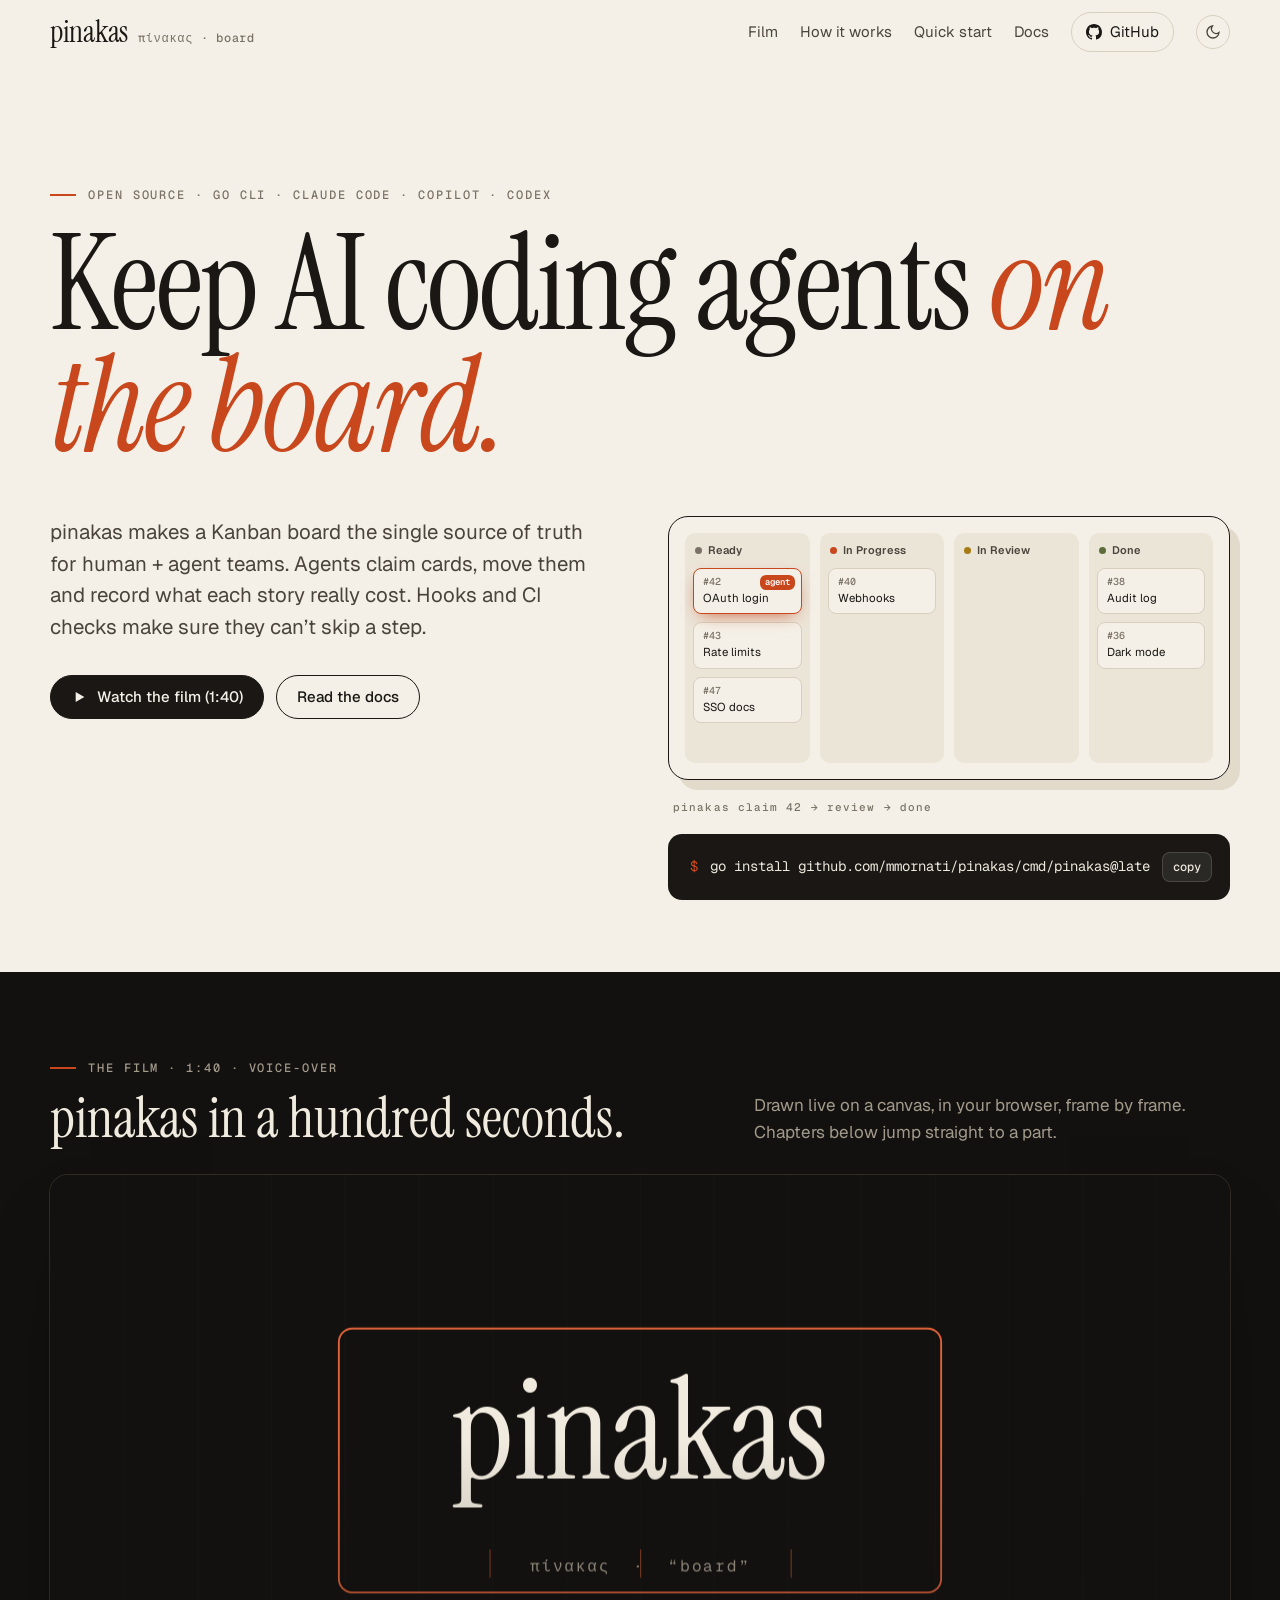
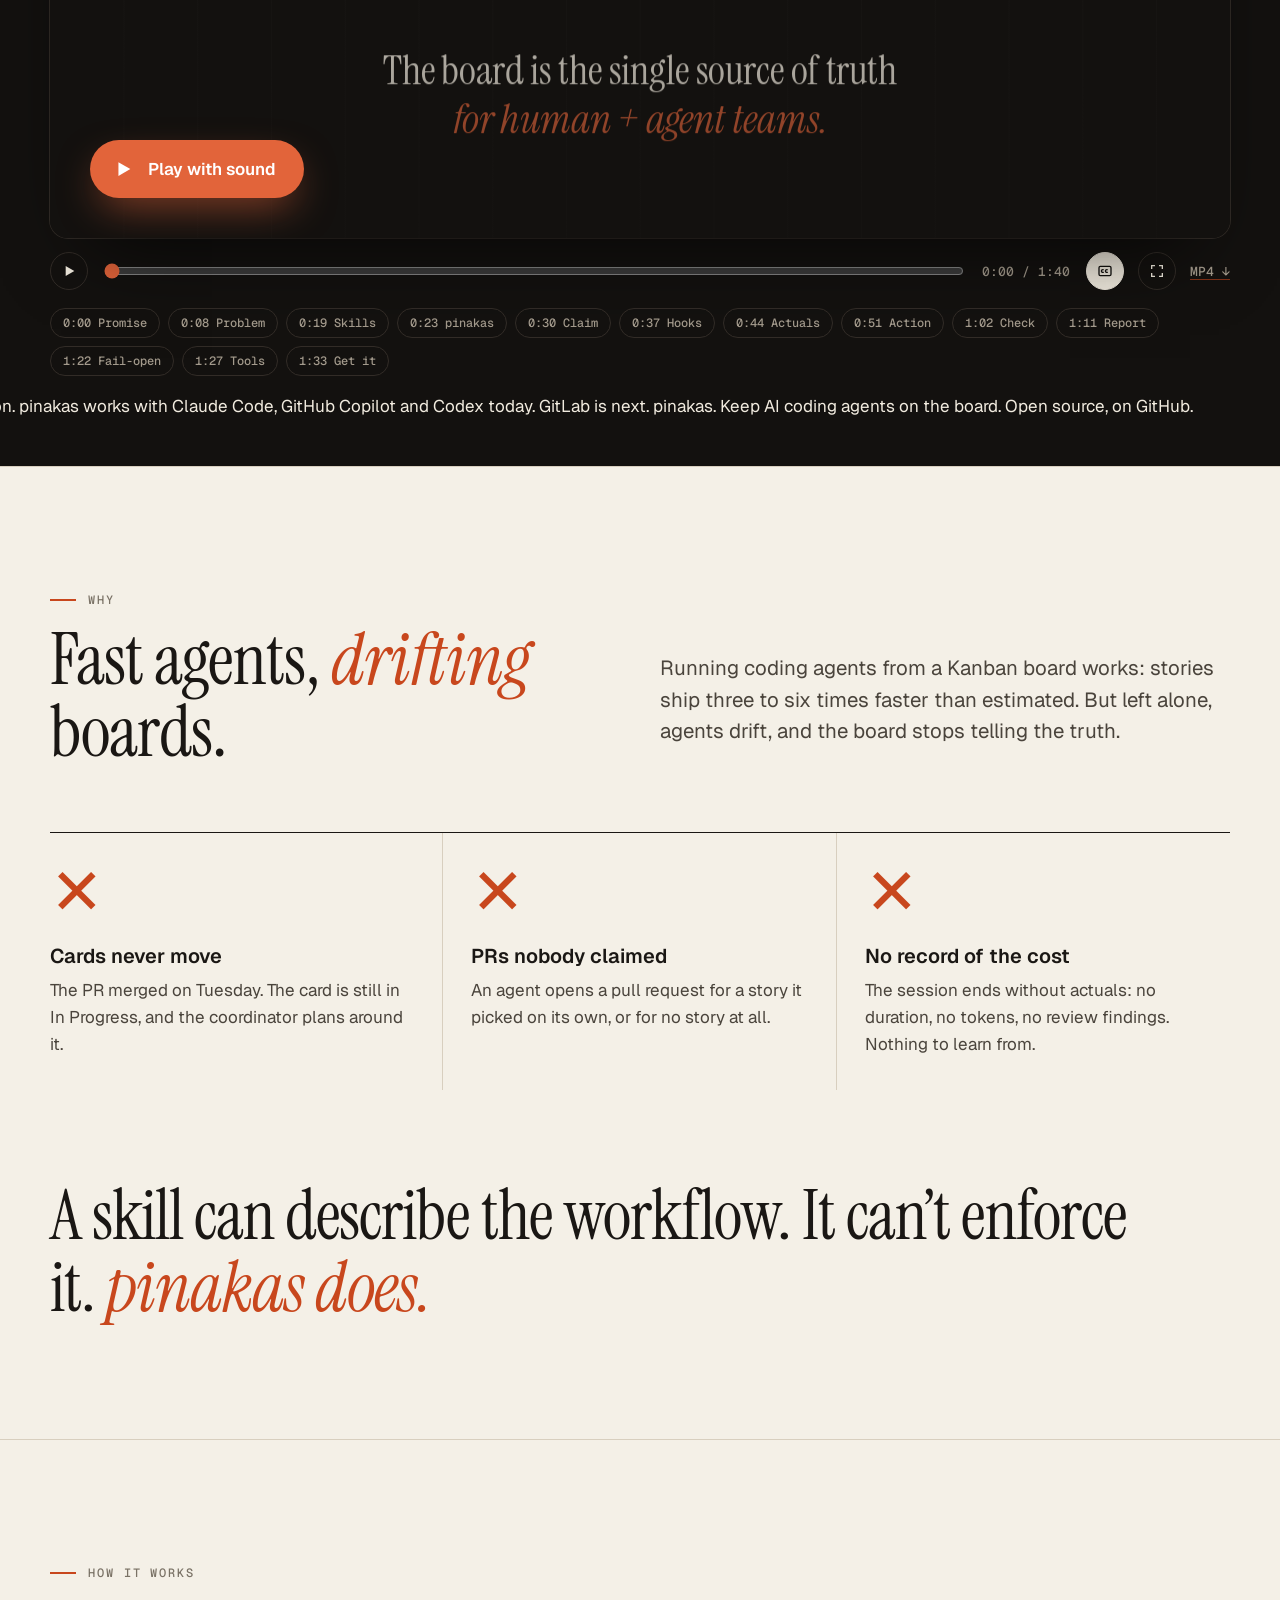
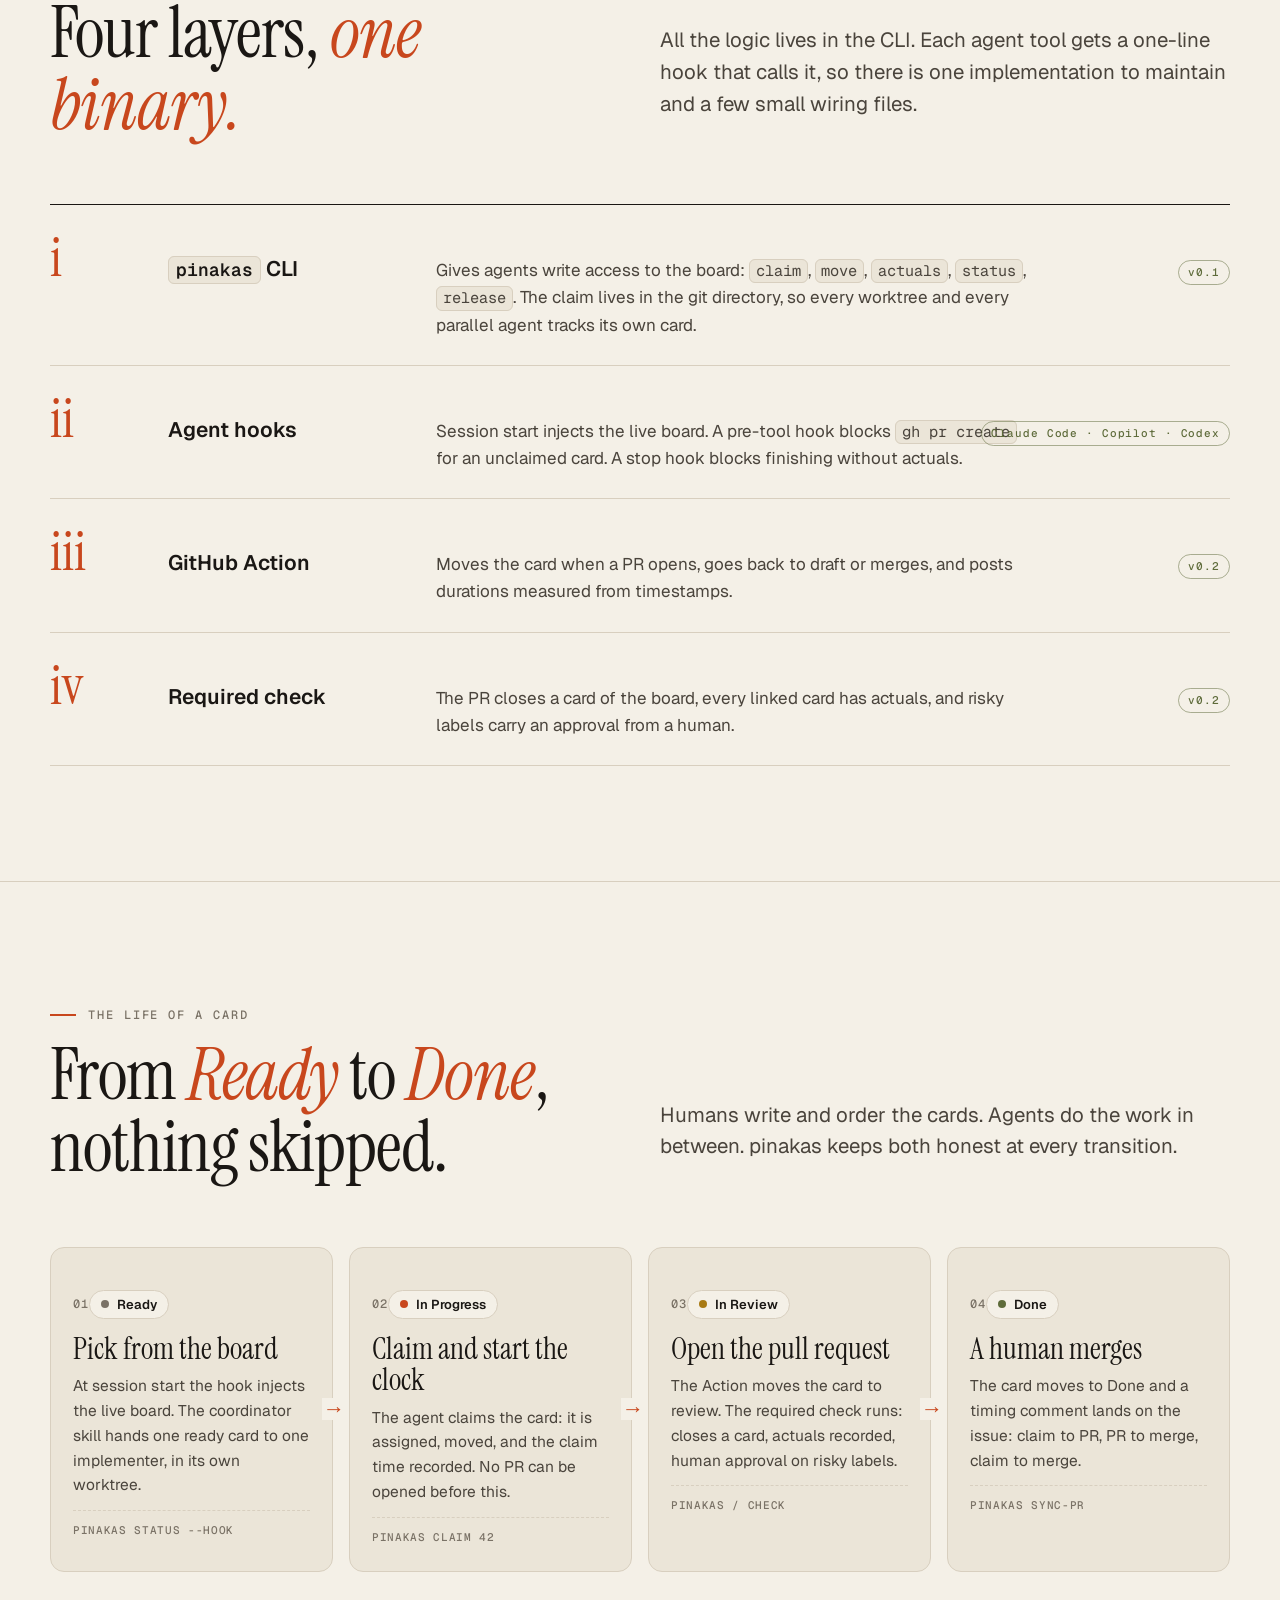
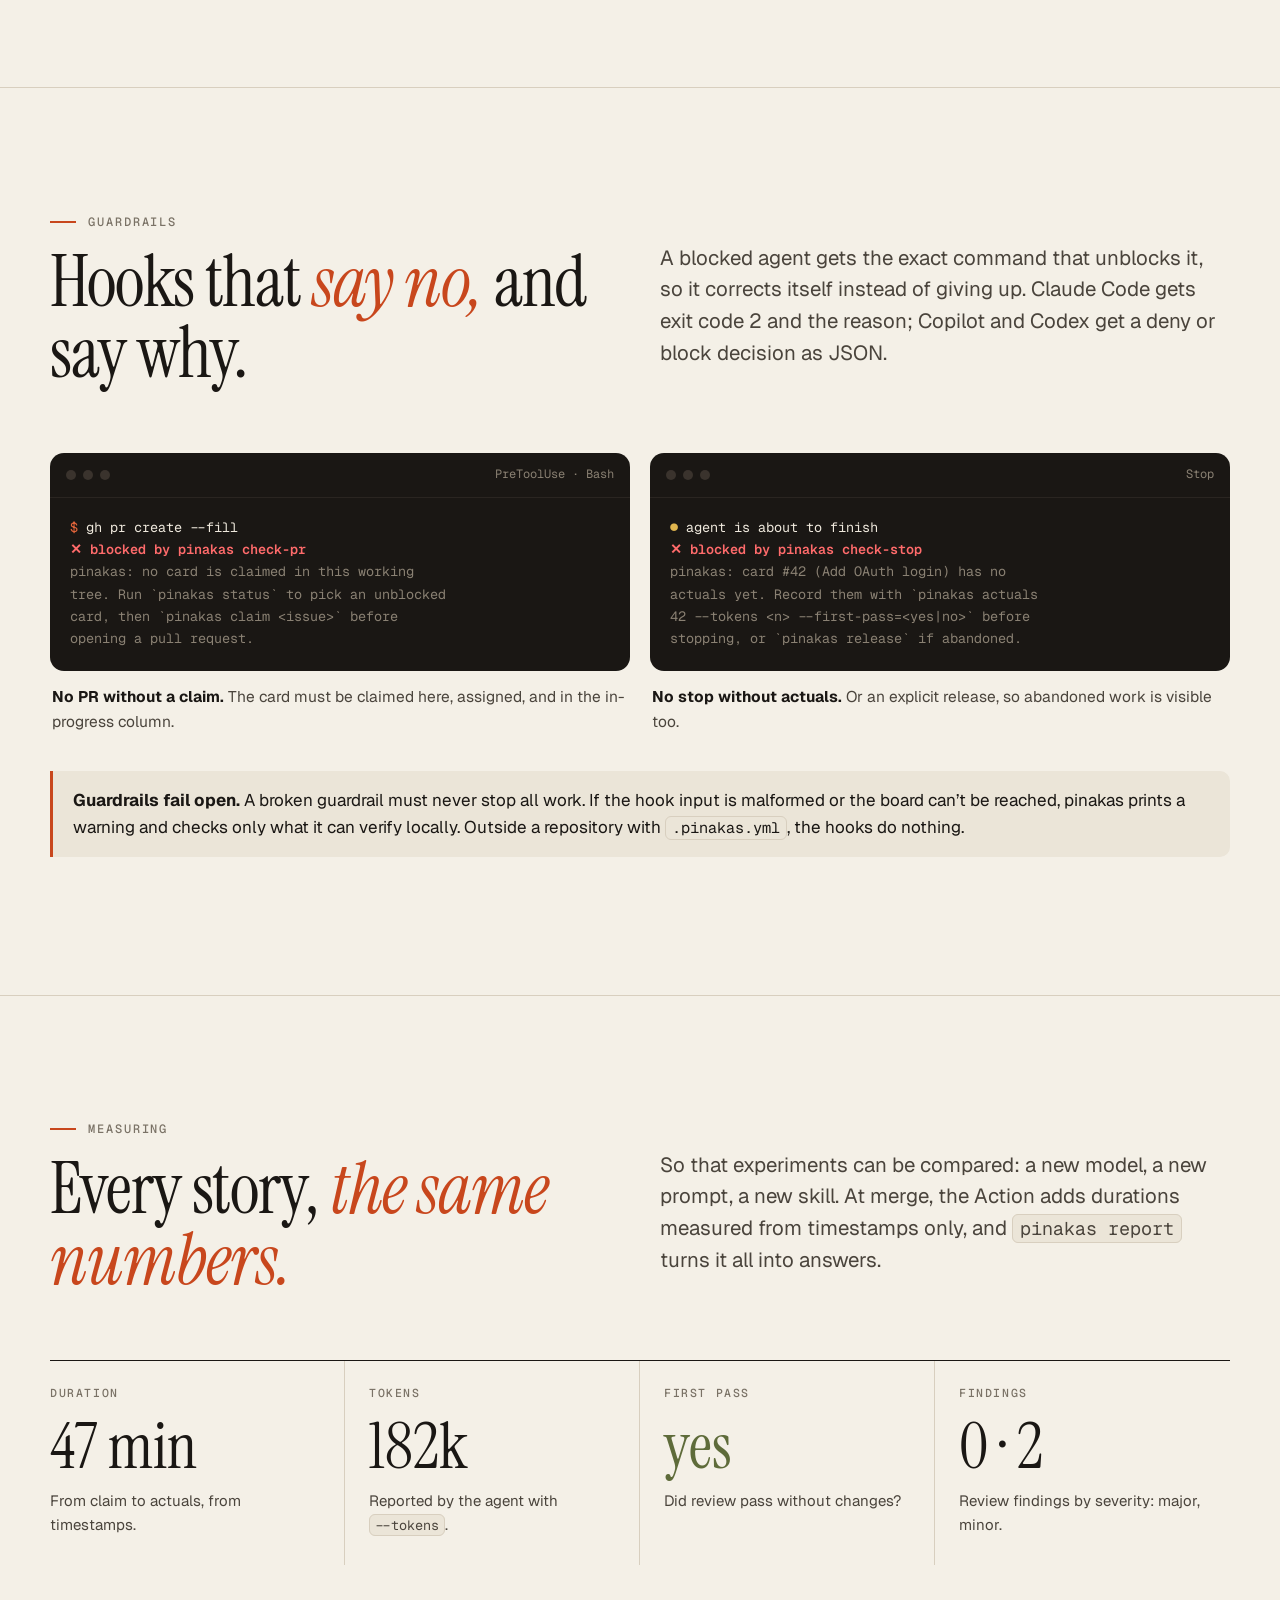
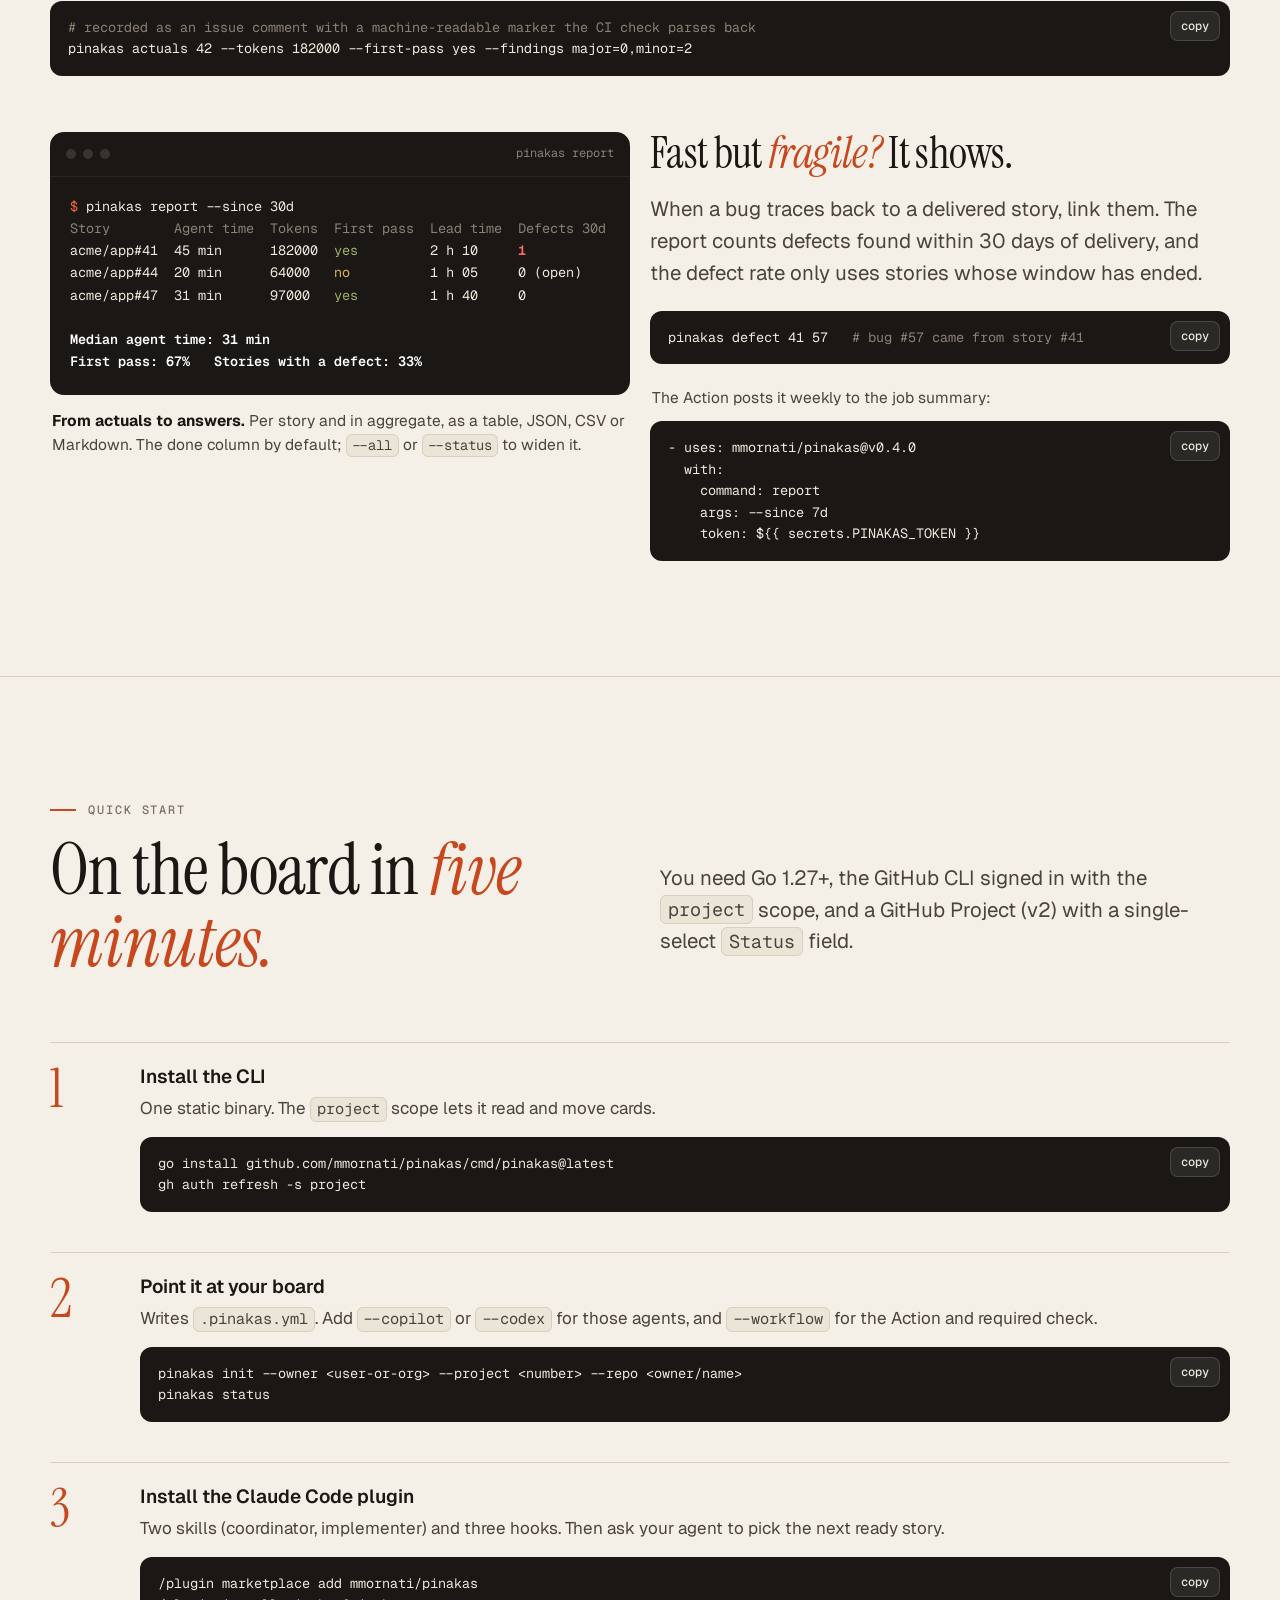
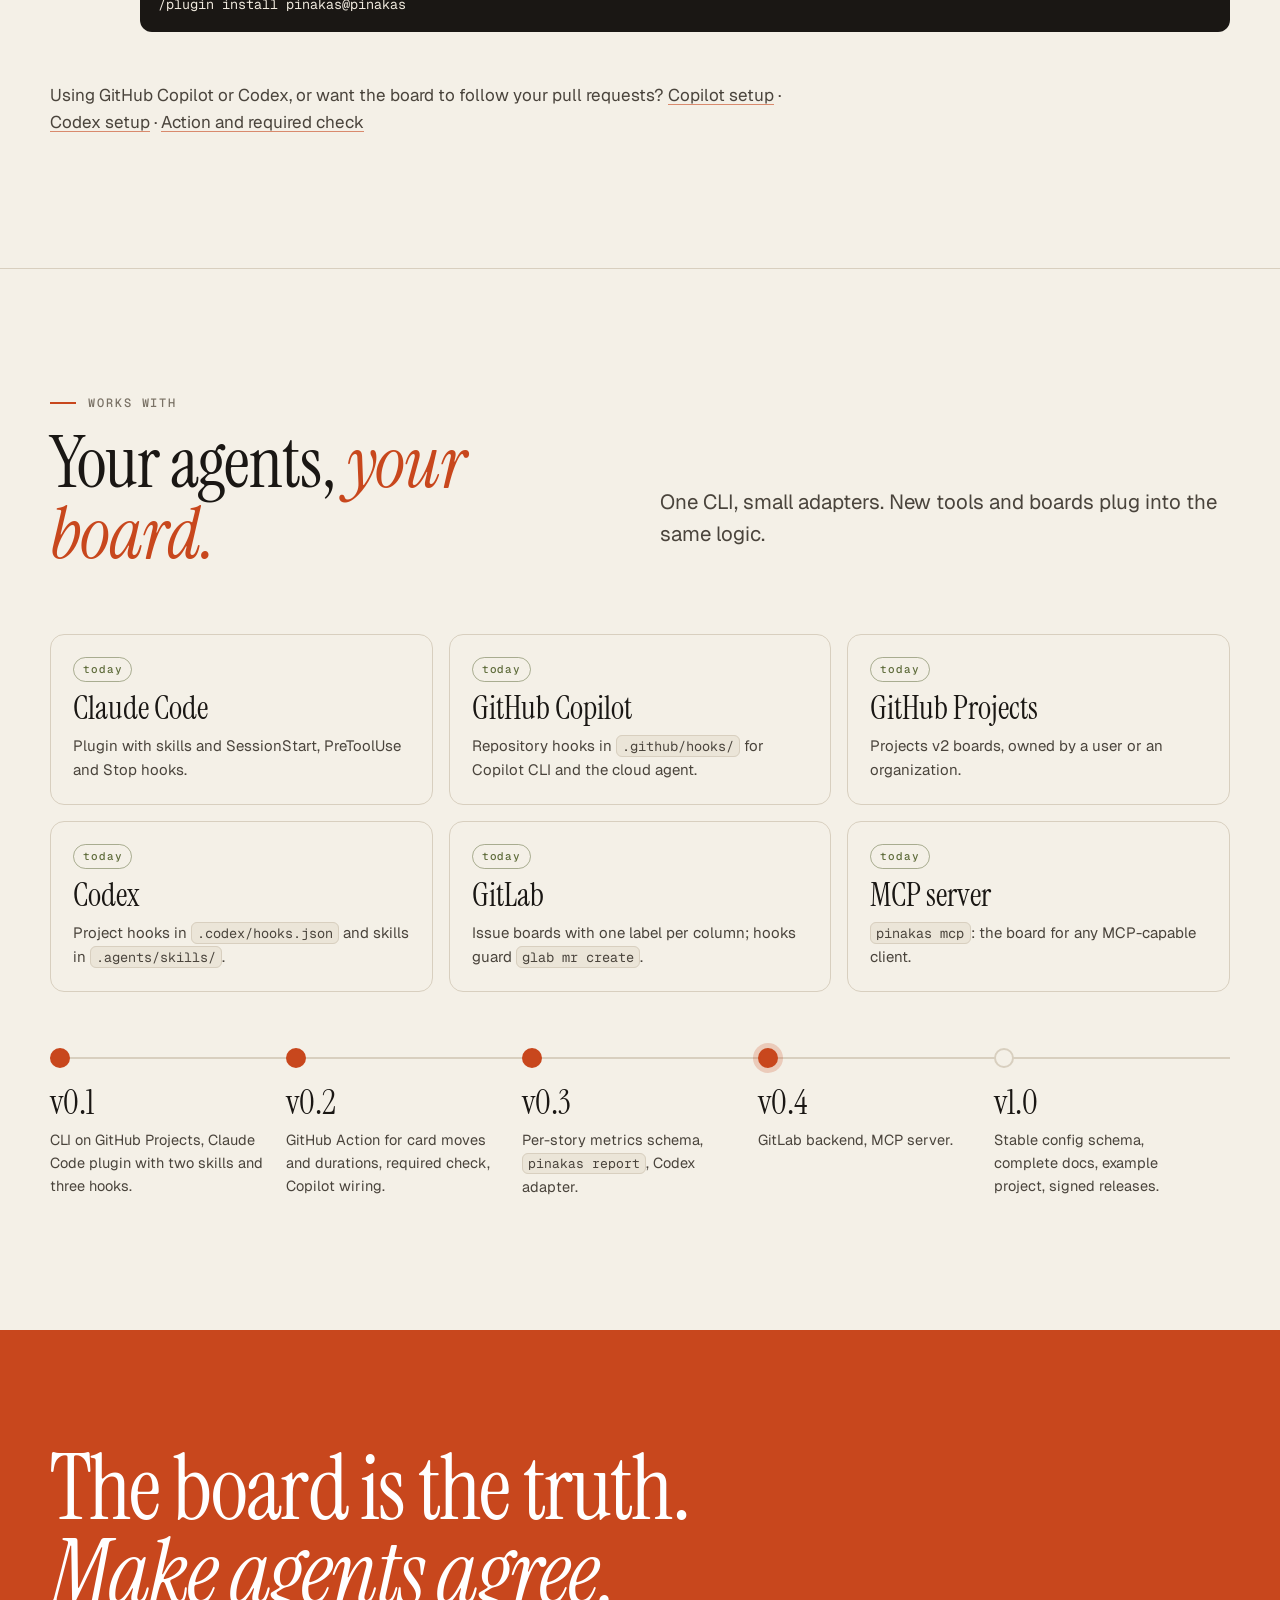
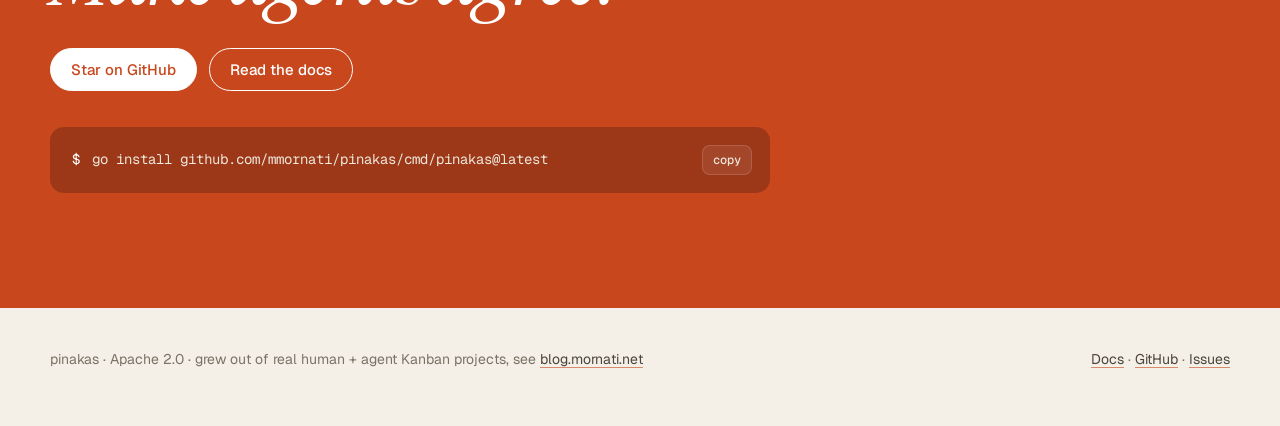
<file: site/index.html>
<!doctype html>
<html lang="en" class="no-js">
<head>
<meta charset="utf-8">
<meta name="viewport" content="width=device-width, initial-scale=1">
<title>pinakas · Keep AI coding agents on the board</title>
<meta name="description" content="pinakas makes a Kanban board the single source of truth for human + agent teams. Agents claim cards, move them and record what each story cost. Hooks and CI checks make sure they can't skip a step.">
<meta name="theme-color" content="#13110f">
<link rel="canonical" href="https://mmornati.github.io/pinakas/">
<meta property="og:type" content="website">
<meta property="og:title" content="pinakas · Keep AI coding agents on the board">
<meta property="og:description" content="Skills describe the workflow. pinakas enforces it and measures it: claims, blocking hooks, a GitHub Action, a required check and story metrics for Claude Code, Copilot and Codex.">
<meta property="og:url" content="https://mmornati.github.io/pinakas/">
<meta property="og:image" content="https://mmornati.github.io/pinakas/assets/og.png">
<meta name="twitter:card" content="summary_large_image">
<link rel="icon" href="favicon.svg" type="image/svg+xml">
<link rel="preconnect" href="https://fonts.googleapis.com">
<link rel="preconnect" href="https://fonts.gstatic.com" crossorigin>
<link rel="stylesheet" href="https://fonts.googleapis.com/css2?family=Instrument+Serif:ital@0;1&family=Geist:wght@400..700&family=Geist+Mono:wght@400..700&display=swap">
<link rel="stylesheet" href="assets/site.css">
<script>try{var t=localStorage.getItem('pinakas-theme');if(t)document.documentElement.setAttribute('data-theme',t)}catch(e){}</script>
</head>
<body>
<a class="skip" href="#main">Skip to content</a>

<header class="top">
  <div class="wrap">
    <a class="brand" href="./" aria-label="pinakas home"><b>pinakas</b><span>πίνακας · board</span></a>
    <nav class="nav" aria-label="Main">
      <a class="hide-sm" href="#film">Film</a>
      <a class="hide-sm" href="#how">How it works</a>
      <a class="hide-sm" href="#start">Quick start</a>
      <a href="docs/">Docs</a>
      <a class="gh" href="https://github.com/mmornati/pinakas"><svg width="16" height="16" viewBox="0 0 16 16" fill="currentColor" aria-hidden="true"><path d="M8 0C3.58 0 0 3.58 0 8c0 3.54 2.29 6.53 5.47 7.59.4.07.55-.17.55-.38 0-.19-.01-.82-.01-1.49-2.01.37-2.53-.49-2.69-.94-.09-.23-.48-.94-.82-1.13-.28-.15-.68-.52-.01-.53.63-.01 1.08.58 1.23.82.72 1.21 1.87.87 2.33.66.07-.52.28-.87.51-1.07-1.78-.2-3.64-.89-3.64-3.95 0-.87.31-1.59.82-2.15-.08-.2-.36-1.02.08-2.12 0 0 .67-.21 2.2.82.64-.18 1.32-.27 2-.27.68 0 1.36.09 2 .27 1.53-1.04 2.2-.82 2.2-.82.44 1.1.16 1.92.08 2.12.51.56.82 1.27.82 2.15 0 3.07-1.87 3.75-3.65 3.95.29.25.54.73.54 1.48 0 1.07-.01 1.93-.01 2.2 0 .21.15.46.55.38A8.013 8.013 0 0016 8c0-4.42-3.58-8-8-8z"/></svg>GitHub</a>
      <button class="theme-btn" type="button" aria-label="Toggle dark mode"><svg width="16" height="16" viewBox="0 0 24 24" fill="none" stroke="currentColor" stroke-width="2" aria-hidden="true"><path d="M21 12.8A9 9 0 1111.2 3a7 7 0 009.8 9.8z"/></svg></button>
    </nav>
  </div>
</header>

<main id="main">
  <section class="hero">
    <div class="wrap">
      <p class="kicker">Open source · Go CLI · Claude Code · Copilot · Codex</p>
      <h1 class="display">Keep AI coding agents <em>on the board.</em></h1>
    </div>
    <div class="wrap grid">
      <div>
        <p class="lede">pinakas makes a Kanban board the single source of truth for human + agent teams. Agents claim cards, move them and record what each story really cost. Hooks and CI checks make sure they can’t skip a step.</p>
        <div class="actions">
          <a class="btn primary" href="#film"><svg viewBox="0 0 24 24" fill="currentColor" aria-hidden="true"><path d="M7 4.5v15l13-7.5z"/></svg>Watch the film (1:40)</a>
          <a class="btn" href="docs/">Read the docs</a>
        </div>
      </div>
      <div>
        <figure class="tablet" aria-label="A card moving across the board, claimed by an agent" style="margin:0 0 54px">
          <div class="col"><b><i></i>Ready</b><div class="tcard me"><small>#42</small>OAuth login</div><div class="tcard"><small>#43</small>Rate limits</div><div class="tcard"><small>#47</small>SSO docs</div></div>
          <div class="col"><b><i></i>In Progress</b><div class="tcard"><small>#40</small>Webhooks</div></div>
          <div class="col"><b><i></i>In Review</b></div>
          <div class="col"><b><i></i>Done</b><div class="tcard"><small>#38</small>Audit log</div><div class="tcard"><small>#36</small>Dark mode</div></div>
          <figcaption>pinakas claim 42 → review → done</figcaption>
        </figure>
        <div class="install">
          <span class="p">$</span><code id="install-cmd">go install github.com/mmornati/pinakas/cmd/pinakas@latest</code>
          <button class="copy" type="button" data-copy="#install-cmd">copy</button>
        </div>
      </div>
    </div>
  </section>

  <section class="film-band" id="film" aria-labelledby="film-title">
    <div class="wrap">
      <div class="film-head">
        <div>
          <p class="kicker">The film · 1:40 · voice-over</p>
          <h2 id="film-title" style="margin-top:16px">pinakas in a hundred seconds.</h2>
        </div>
        <p>Drawn live on a canvas, in your browser, frame by frame. Chapters below jump straight to a part.</p>
      </div>
      <div class="film" data-film data-timeline="assets/timeline.json" tabindex="0" aria-label="pinakas intro film. Space to play or pause, arrows to seek.">
        <canvas width="1920" height="1080" role="img" aria-label="Animated presentation of pinakas"></canvas>
        <button class="big-play" type="button" aria-label="Play the film"><span><svg viewBox="0 0 24 24" fill="currentColor" aria-hidden="true"><path d="M7 4.5v15l13-7.5z"/></svg>Play with sound</span></button>
      </div>
      <audio id="film-audio" src="assets/voiceover.mp3" preload="metadata"></audio>
      <div class="film-bar">
        <button id="film-play" type="button" aria-label="Play"><svg viewBox="0 0 24 24" fill="currentColor" aria-hidden="true"><path d="M7 4.5v15l13-7.5z"/></svg></button>
        <input id="film-seek" type="range" min="0" max="1000" value="0" aria-label="Seek">
        <span class="t" id="film-time">0:00 / 1:40</span>
        <button id="film-cc" type="button" aria-pressed="true" aria-label="Captions"><svg viewBox="0 0 24 24" fill="none" stroke="currentColor" stroke-width="2" aria-hidden="true"><rect x="3" y="5" width="18" height="14" rx="2"/><path d="M10 10.5a2 2 0 100 3M16 10.5a2 2 0 100 3"/></svg></button>
        <button id="film-fs" type="button" aria-label="Full screen"><svg viewBox="0 0 24 24" fill="none" stroke="currentColor" stroke-width="2" aria-hidden="true"><path d="M4 9V4h5M20 9V4h-5M4 15v5h5M20 15v5h-5"/></svg></button>
        <a class="dl" href="assets/pinakas-intro.mp4" download>MP4 ↓</a>
      </div>
      <div class="film-chapters" id="film-chapters" aria-label="Chapters"></div>
      <p id="film-transcript" class="skip"></p>
    </div>
  </section>

  <section class="s" id="why" aria-labelledby="why-title">
    <div class="wrap">
      <div class="s-head rv">
        <div>
          <p class="kicker">Why</p>
          <h2 class="h2" id="why-title">Fast agents, <em>drifting</em> boards.</h2>
        </div>
        <p class="lede">Running coding agents from a Kanban board works: stories ship three to six times faster than estimated. But left alone, agents drift, and the board stops telling the truth.</p>
      </div>
      <div class="drift rv">
        <article><div class="x">✕</div><h3>Cards never move</h3><p>The PR merged on Tuesday. The card is still in In Progress, and the coordinator plans around it.</p></article>
        <article><div class="x">✕</div><h3>PRs nobody claimed</h3><p>An agent opens a pull request for a story it picked on its own, or for no story at all.</p></article>
        <article><div class="x">✕</div><h3>No record of the cost</h3><p>The session ends without actuals: no duration, no tokens, no review findings. Nothing to learn from.</p></article>
      </div>
      <p class="quote rv">A skill can describe the workflow. It can’t enforce it. <em>pinakas does.</em></p>
    </div>
  </section>

  <section class="s" id="how" aria-labelledby="how-title">
    <div class="wrap">
      <div class="s-head rv">
        <div>
          <p class="kicker">How it works</p>
          <h2 class="h2" id="how-title">Four layers, <em>one binary.</em></h2>
        </div>
        <p class="lede">All the logic lives in the CLI. Each agent tool gets a one-line hook that calls it, so there is one implementation to maintain and a few small wiring files.</p>
      </div>
      <div class="layers rv">
        <div class="layer"><span class="n">i</span><h3><code>pinakas</code> CLI</h3><p>Gives agents write access to the board: <code>claim</code>, <code>move</code>, <code>actuals</code>, <code>status</code>, <code>release</code>. The claim lives in the git directory, so every worktree and every parallel agent tracks its own card.</p><span class="tag ok">v0.1</span></div>
        <div class="layer"><span class="n">ii</span><h3>Agent hooks</h3><p>Session start injects the live board. A pre-tool hook blocks <code>gh pr create</code> for an unclaimed card. A stop hook blocks finishing without actuals.</p><span class="tag ok">Claude Code · Copilot · Codex</span></div>
        <div class="layer"><span class="n">iii</span><h3>GitHub Action</h3><p>Moves the card when a PR opens, goes back to draft or merges, and posts durations measured from timestamps.</p><span class="tag ok">v0.2</span></div>
        <div class="layer"><span class="n">iv</span><h3>Required check</h3><p>The PR closes a card of the board, every linked card has actuals, and risky labels carry an approval from a human.</p><span class="tag ok">v0.2</span></div>
      </div>
    </div>
  </section>

  <section class="s" id="life" aria-labelledby="life-title">
    <div class="wrap">
      <div class="s-head rv">
        <div>
          <p class="kicker">The life of a card</p>
          <h2 class="h2" id="life-title">From <em>Ready</em> to <em>Done</em>, nothing skipped.</h2>
        </div>
        <p class="lede">Humans write and order the cards. Agents do the work in between. pinakas keeps both honest at every transition.</p>
      </div>
      <ol class="life rv">
        <li><span class="col"><i style="background:var(--muted)"></i>Ready</span><h3>Pick from the board</h3><p>At session start the hook injects the live board. The coordinator skill hands one ready card to one implementer, in its own worktree.</p><div class="who">pinakas status --hook</div></li>
        <li><span class="col"><i style="background:var(--accent)"></i>In Progress</span><h3>Claim and start the clock</h3><p>The agent claims the card: it is assigned, moved, and the claim time recorded. No PR can be opened before this.</p><div class="who">pinakas claim 42</div></li>
        <li><span class="col"><i style="background:var(--warn)"></i>In Review</span><h3>Open the pull request</h3><p>The Action moves the card to review. The required check runs: closes a card, actuals recorded, human approval on risky labels.</p><div class="who">pinakas / check</div></li>
        <li><span class="col"><i style="background:var(--ok)"></i>Done</span><h3>A human merges</h3><p>The card moves to Done and a timing comment lands on the issue: claim to PR, PR to merge, claim to merge.</p><div class="who">pinakas sync-pr</div></li>
      </ol>
    </div>
  </section>

  <section class="s" id="guardrails" aria-labelledby="guard-title">
    <div class="wrap">
      <div class="s-head rv">
        <div>
          <p class="kicker">Guardrails</p>
          <h2 class="h2" id="guard-title">Hooks that <em>say no,</em> and say why.</h2>
        </div>
        <p class="lede">A blocked agent gets the exact command that unblocks it, so it corrects itself instead of giving up. Claude Code gets exit code 2 and the reason; Copilot and Codex get a deny or block decision as JSON.</p>
      </div>
      <div class="terms rv">
        <div>
          <div class="term"><div class="bar"><i></i><i></i><i></i><span>PreToolUse · Bash</span></div>
<pre><span class="p">$</span> gh pr create --fill
<span class="r">✕ blocked by pinakas check-pr</span>
<span class="d">pinakas: no card is claimed in this working
tree. Run `pinakas status` to pick an unblocked
card, then `pinakas claim &lt;issue&gt;` before
opening a pull request.</span></pre></div>
          <p class="term-cap"><b>No PR without a claim.</b> The card must be claimed here, assigned, and in the in-progress column.</p>
        </div>
        <div>
          <div class="term"><div class="bar"><i></i><i></i><i></i><span>Stop</span></div>
<pre><span class="y">●</span> agent is about to finish
<span class="r">✕ blocked by pinakas check-stop</span>
<span class="d">pinakas: card #42 (Add OAuth login) has no
actuals yet. Record them with `pinakas actuals
42 --tokens &lt;n&gt; --first-pass=&lt;yes|no&gt;` before
stopping, or `pinakas release` if abandoned.</span></pre></div>
          <p class="term-cap"><b>No stop without actuals.</b> Or an explicit release, so abandoned work is visible too.</p>
        </div>
      </div>
      <div class="callout rv" style="margin-top:36px">
        <p><b>Guardrails fail open.</b> A broken guardrail must never stop all work. If the hook input is malformed or the board can’t be reached, pinakas prints a warning and checks only what it can verify locally. Outside a repository with <code>.pinakas.yml</code>, the hooks do nothing.</p>
      </div>
    </div>
  </section>

  <section class="s" id="measure" aria-labelledby="measure-title">
    <div class="wrap">
      <div class="s-head rv">
        <div>
          <p class="kicker">Measuring</p>
          <h2 class="h2" id="measure-title">Every story, <em>the same numbers.</em></h2>
        </div>
        <p class="lede">So that experiments can be compared: a new model, a new prompt, a new skill. At merge, the Action adds durations measured from timestamps only, and <code>pinakas report</code> turns it all into answers.</p>
      </div>
      <div class="metrics rv">
        <div class="metric"><div class="k">Duration</div><div class="v">47 min</div><p>From claim to actuals, from timestamps.</p></div>
        <div class="metric"><div class="k">Tokens</div><div class="v">182k</div><p>Reported by the agent with <code>--tokens</code>.</p></div>
        <div class="metric"><div class="k">First pass</div><div class="v ok">yes</div><p>Did review pass without changes?</p></div>
        <div class="metric"><div class="k">Findings</div><div class="v">0 · 2</div><p>Review findings by severity: major, minor.</p></div>
      </div>
      <div class="code rv" style="margin-top:36px"><pre><span class="c"># recorded as an issue comment with a machine-readable marker the CI check parses back</span>
pinakas actuals 42 --tokens 182000 --first-pass yes --findings major=0,minor=2</pre><button class="copy" type="button" data-copy>copy</button></div>
      <div class="terms rv" style="margin-top:56px">
        <div>
          <div class="term"><div class="bar"><i></i><i></i><i></i><span>pinakas report</span></div>
<pre><span class="p">$</span> pinakas report --since 30d
<span class="d">Story        Agent time  Tokens  First pass  Lead time  Defects 30d</span>
acme/app#41  45 min      182000  <span class="g">yes</span>         2 h 10     <span class="r">1</span>
acme/app#44  20 min      64000   <span class="y">no</span>          1 h 05     0 (open)
acme/app#47  31 min      97000   <span class="g">yes</span>         1 h 40     0

<span class="b">Median agent time: 31 min</span>
<span class="b">First pass: 67%</span>   <span class="b">Stories with a defect: 33%</span></pre></div>
          <p class="term-cap"><b>From actuals to answers.</b> Per story and in aggregate, as a table, JSON, CSV or Markdown. The done column by default; <code>--all</code> or <code>--status</code> to widen it.</p>
        </div>
        <div>
          <h3 class="h2" style="font-size:clamp(30px,3.4vw,44px)">Fast but <em>fragile?</em> It shows.</h3>
          <p class="lede" style="margin:18px 0 22px">When a bug traces back to a delivered story, link them. The report counts defects found within 30 days of delivery, and the defect rate only uses stories whose window has ended.</p>
          <div class="code"><pre>pinakas defect 41 57   <span class="c"># bug #57 came from story #41</span></pre><button class="copy" type="button" data-copy>copy</button></div>
          <p class="term-cap" style="margin-top:22px">The Action posts it weekly to the job summary:</p>
          <div class="code" style="margin-top:10px"><pre>- uses: mmornati/pinakas@v0.4.0
  with:
    command: report
    args: --since 7d
    token: ${{ secrets.PINAKAS_TOKEN }}</pre><button class="copy" type="button" data-copy>copy</button></div>
        </div>
      </div>
    </div>
  </section>

  <section class="s" id="start" aria-labelledby="start-title">
    <div class="wrap">
      <div class="s-head rv">
        <div>
          <p class="kicker">Quick start</p>
          <h2 class="h2" id="start-title">On the board in <em>five minutes.</em></h2>
        </div>
        <p class="lede">You need Go 1.27+, the GitHub CLI signed in with the <code>project</code> scope, and a GitHub Project (v2) with a single-select <code>Status</code> field.</p>
      </div>
      <ol class="steps rv">
        <li><div><h3>Install the CLI</h3><p>One static binary. The <code>project</code> scope lets it read and move cards.</p>
          <div class="code"><pre>go install github.com/mmornati/pinakas/cmd/pinakas@latest
gh auth refresh -s project</pre><button class="copy" type="button" data-copy>copy</button></div></div></li>
        <li><div><h3>Point it at your board</h3><p>Writes <code>.pinakas.yml</code>. Add <code>--copilot</code> or <code>--codex</code> for those agents, and <code>--workflow</code> for the Action and required check.</p>
          <div class="code"><pre>pinakas init --owner &lt;user-or-org&gt; --project &lt;number&gt; --repo &lt;owner/name&gt;
pinakas status</pre><button class="copy" type="button" data-copy>copy</button></div></div></li>
        <li><div><h3>Install the Claude Code plugin</h3><p>Two skills (coordinator, implementer) and three hooks. Then ask your agent to pick the next ready story.</p>
          <div class="code"><pre>/plugin marketplace add mmornati/pinakas
/plugin install pinakas@pinakas</pre><button class="copy" type="button" data-copy>copy</button></div></div></li>
      </ol>
      <p class="note-line rv">Using GitHub Copilot or Codex, or want the board to follow your pull requests? <a href="docs/#copilot">Copilot setup</a> · <a href="docs/#codex">Codex setup</a> · <a href="docs/#workflow">Action and required check</a></p>
    </div>
  </section>

  <section class="s" id="tools" aria-labelledby="tools-title">
    <div class="wrap">
      <div class="s-head rv">
        <div>
          <p class="kicker">Works with</p>
          <h2 class="h2" id="tools-title">Your agents, <em>your board.</em></h2>
        </div>
        <p class="lede">One CLI, small adapters. New tools and boards plug into the same logic.</p>
      </div>
      <div class="tools rv">
        <div class="tool"><span class="tag ok">today</span><h3>Claude Code</h3><p>Plugin with skills and SessionStart, PreToolUse and Stop hooks.</p></div>
        <div class="tool"><span class="tag ok">today</span><h3>GitHub Copilot</h3><p>Repository hooks in <code>.github/hooks/</code> for Copilot CLI and the cloud agent.</p></div>
        <div class="tool"><span class="tag ok">today</span><h3>GitHub Projects</h3><p>Projects v2 boards, owned by a user or an organization.</p></div>
        <div class="tool"><span class="tag ok">today</span><h3>Codex</h3><p>Project hooks in <code>.codex/hooks.json</code> and skills in <code>.agents/skills/</code>.</p></div>
        <div class="tool"><span class="tag ok">today</span><h3>GitLab</h3><p>Issue boards with one label per column; hooks guard <code>glab mr create</code>.</p></div>
        <div class="tool"><span class="tag ok">today</span><h3>MCP server</h3><p><code>pinakas mcp</code>: the board for any MCP-capable client.</p></div>
      </div>
      <ol class="road rv" aria-label="Roadmap">
        <li class="done"><b>v0.1</b><p>CLI on GitHub Projects, Claude Code plugin with two skills and three hooks.</p></li>
        <li class="done"><b>v0.2</b><p>GitHub Action for card moves and durations, required check, Copilot wiring.</p></li>
        <li class="done"><b>v0.3</b><p>Per-story metrics schema, <code>pinakas report</code>, Codex adapter.</p></li>
        <li class="done now"><b>v0.4</b><p>GitLab backend, MCP server.</p></li>
        <li><b>v1.0</b><p>Stable config schema, complete docs, example project, signed releases.</p></li>
      </ol>
    </div>
  </section>

  <section class="close" aria-labelledby="close-title">
    <div class="wrap">
      <h2 id="close-title">The board is the truth.<br><em>Make agents agree.</em></h2>
      <div class="actions">
        <a class="btn primary" href="https://github.com/mmornati/pinakas">Star on GitHub</a>
        <a class="btn" href="docs/">Read the docs</a>
      </div>
      <div class="install">
        <span class="p" style="color:#fff">$</span><code id="install-cmd-2">go install github.com/mmornati/pinakas/cmd/pinakas@latest</code>
        <button class="copy" type="button" data-copy="#install-cmd-2">copy</button>
      </div>
    </div>
  </section>
</main>

<footer class="foot">
  <div class="wrap">
    <span>pinakas · Apache 2.0 · grew out of real human + agent Kanban projects, see <a href="https://blog.mornati.net">blog.mornati.net</a></span>
    <span><a href="docs/">Docs</a> · <a href="https://github.com/mmornati/pinakas">GitHub</a> · <a href="https://github.com/mmornati/pinakas/issues">Issues</a></span>
  </div>
</footer>

<script src="assets/site.js"></script>
<script src="assets/film.js"></script>
<script src="assets/player.js"></script>
</body>
</html>
</file>
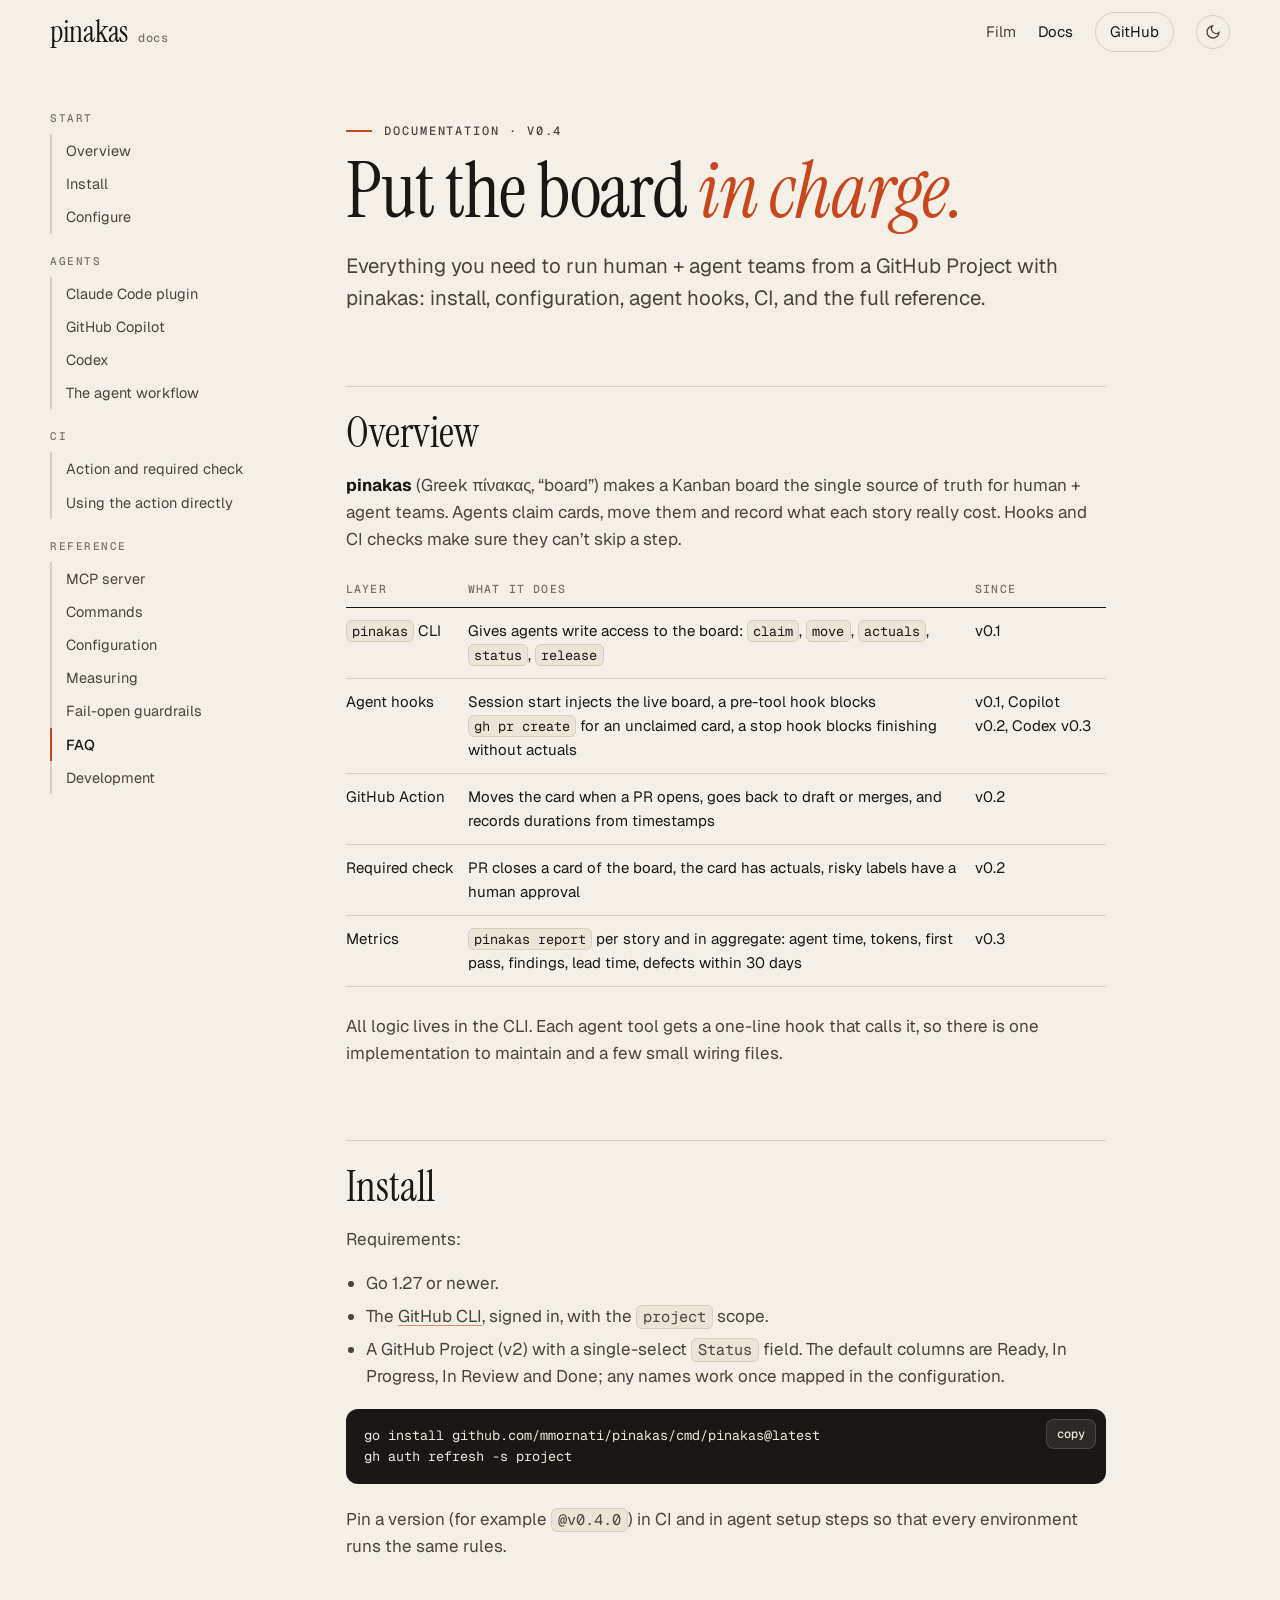
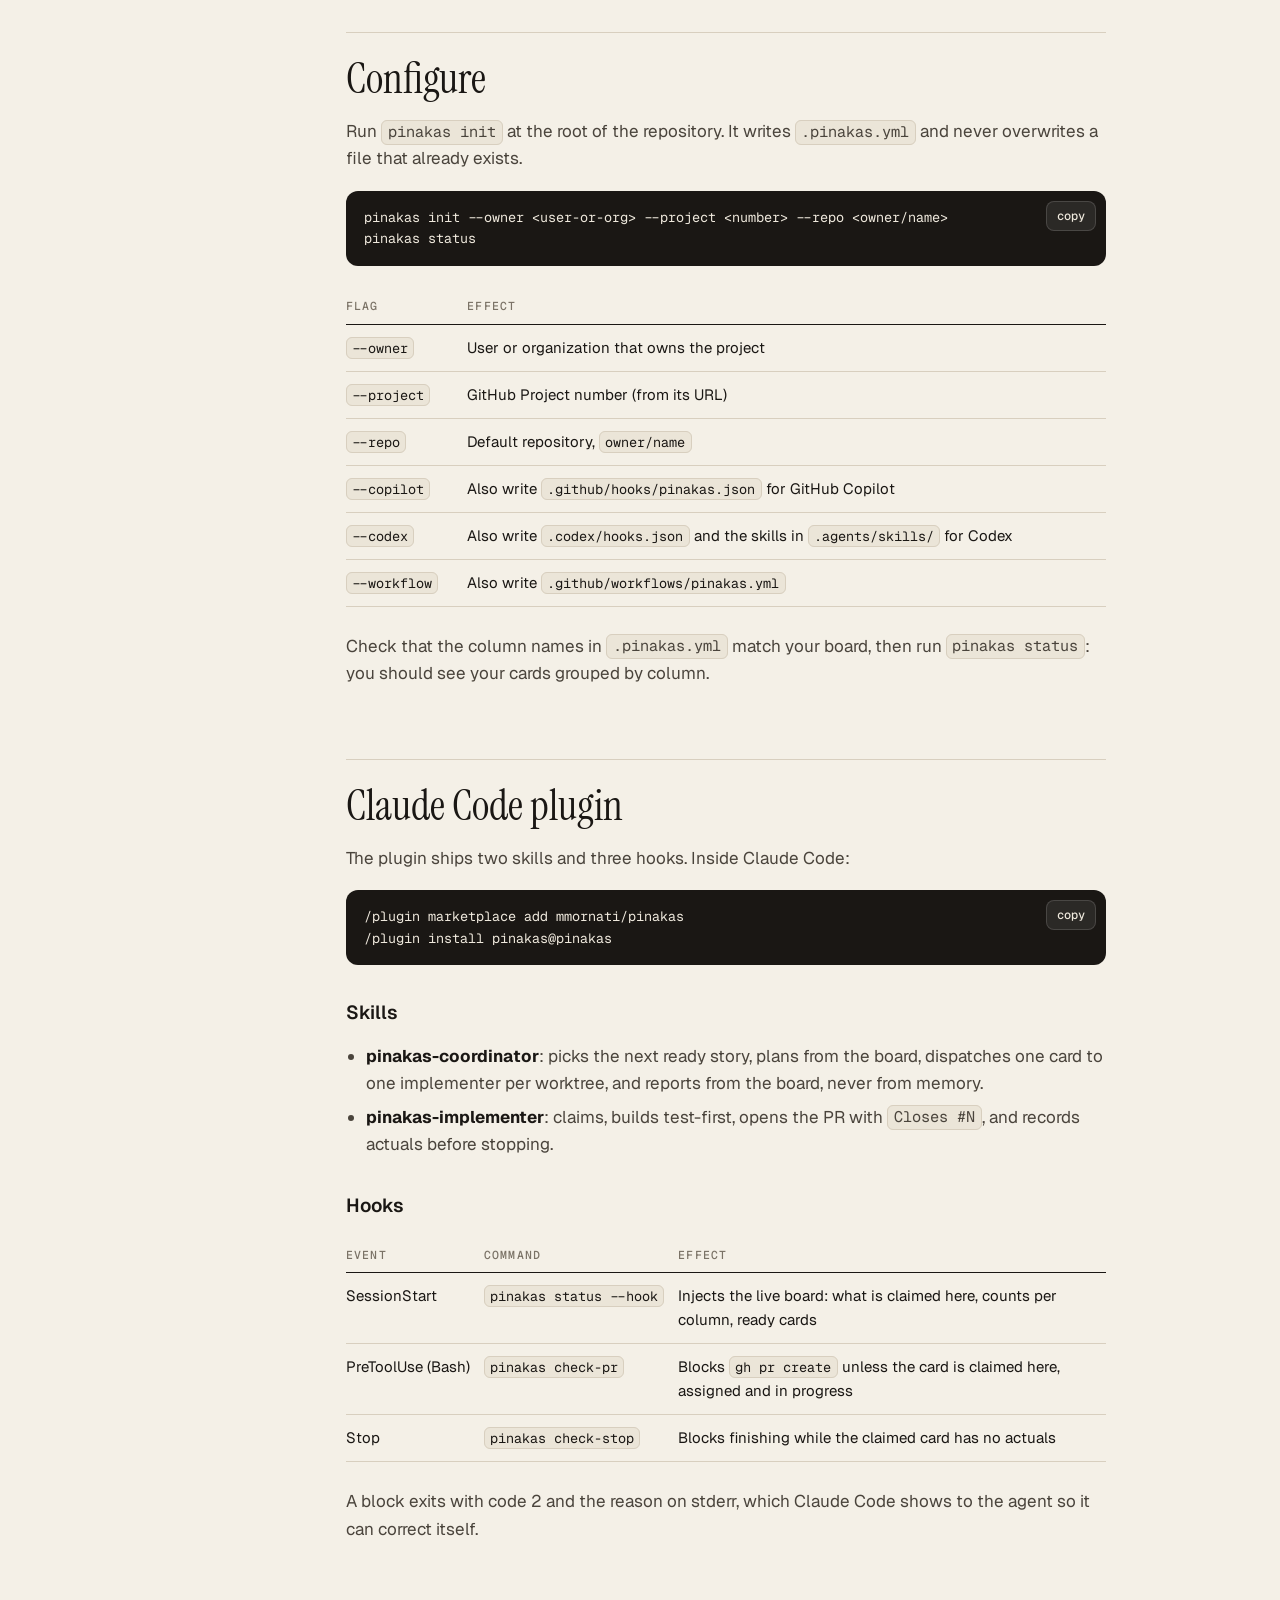
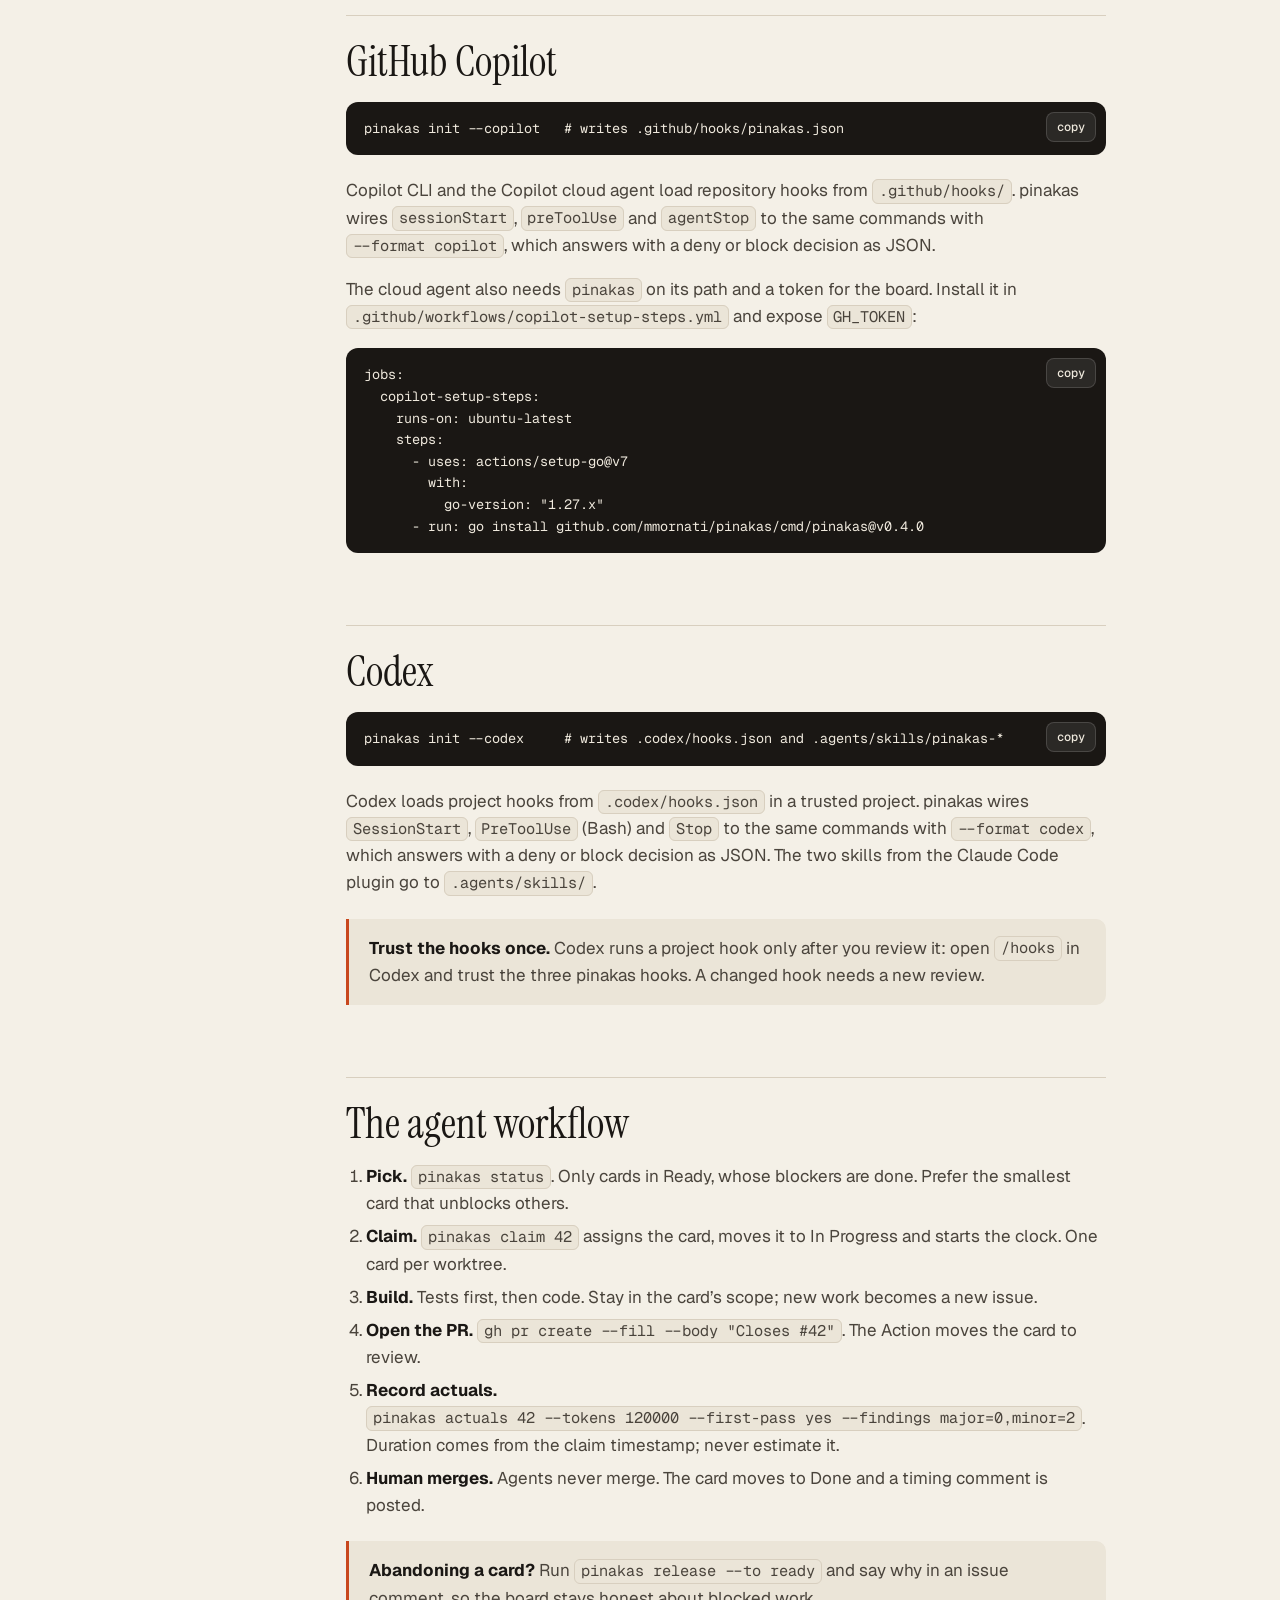
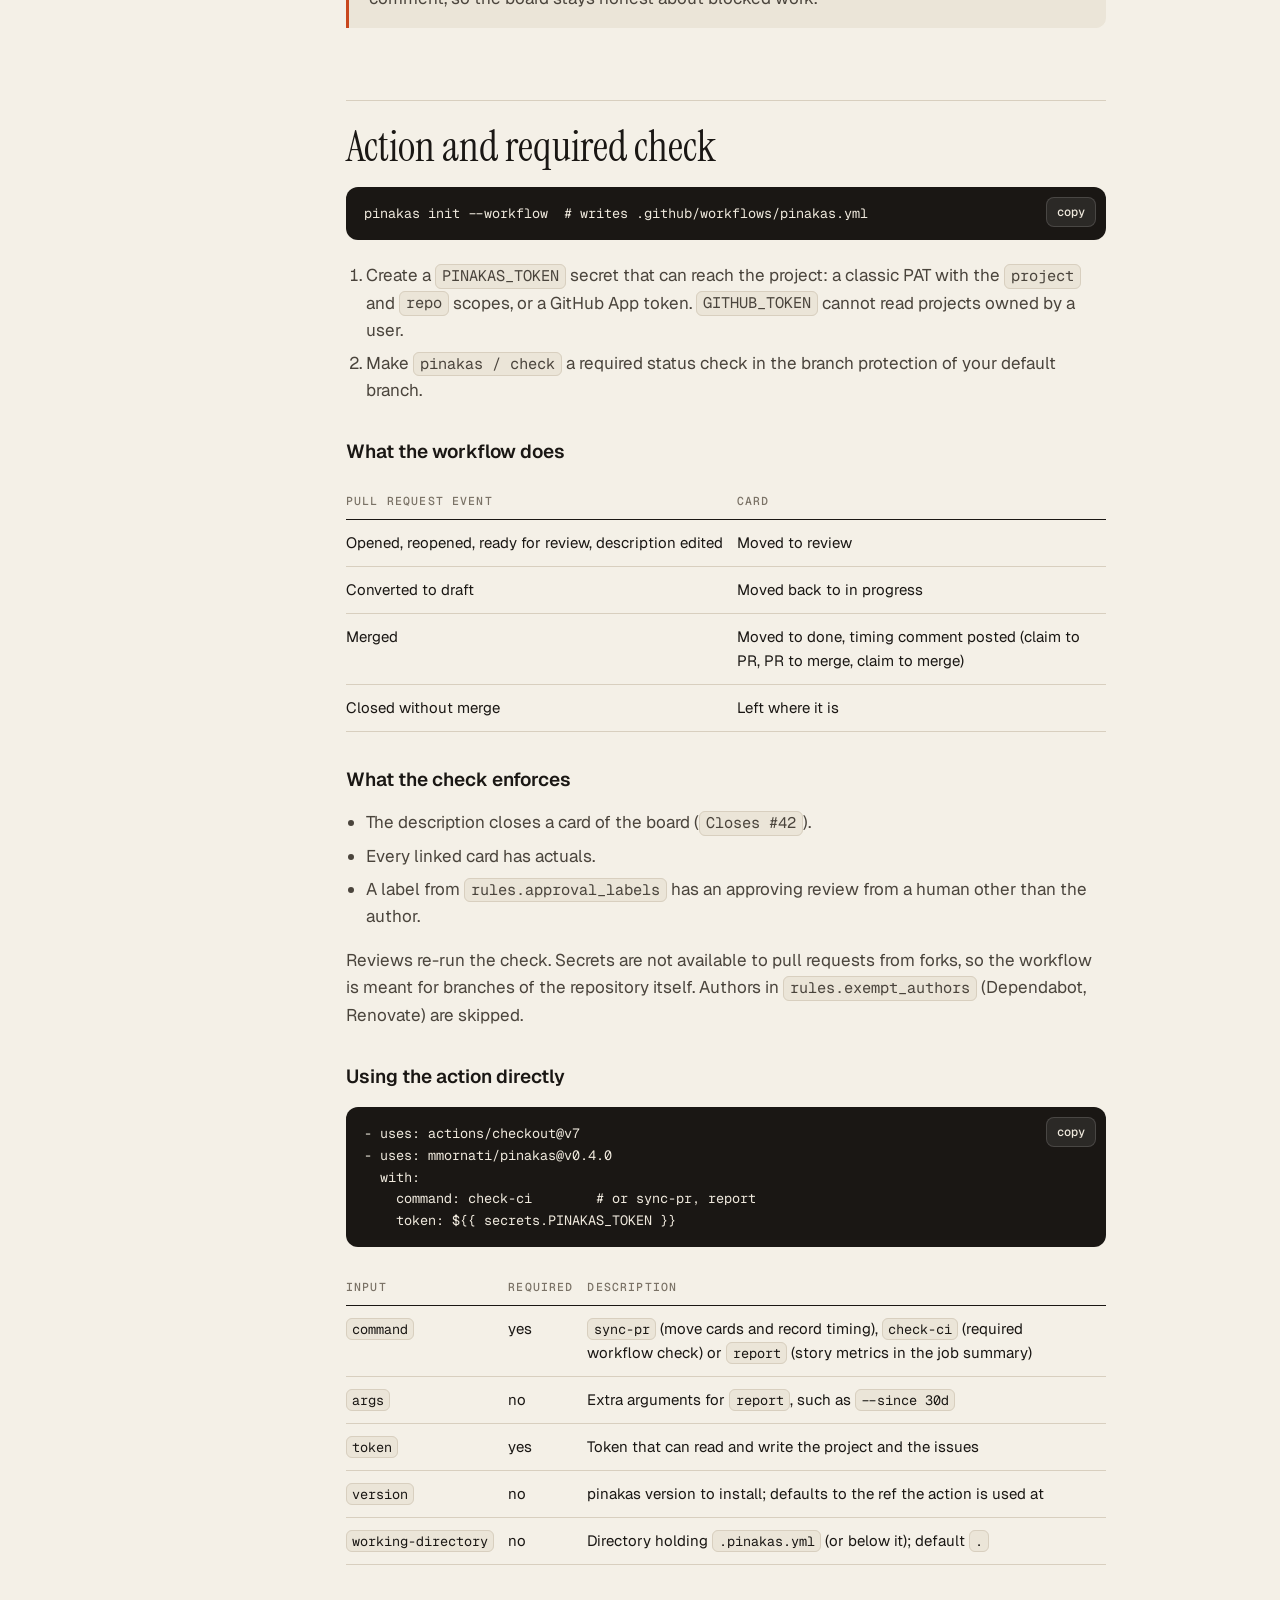
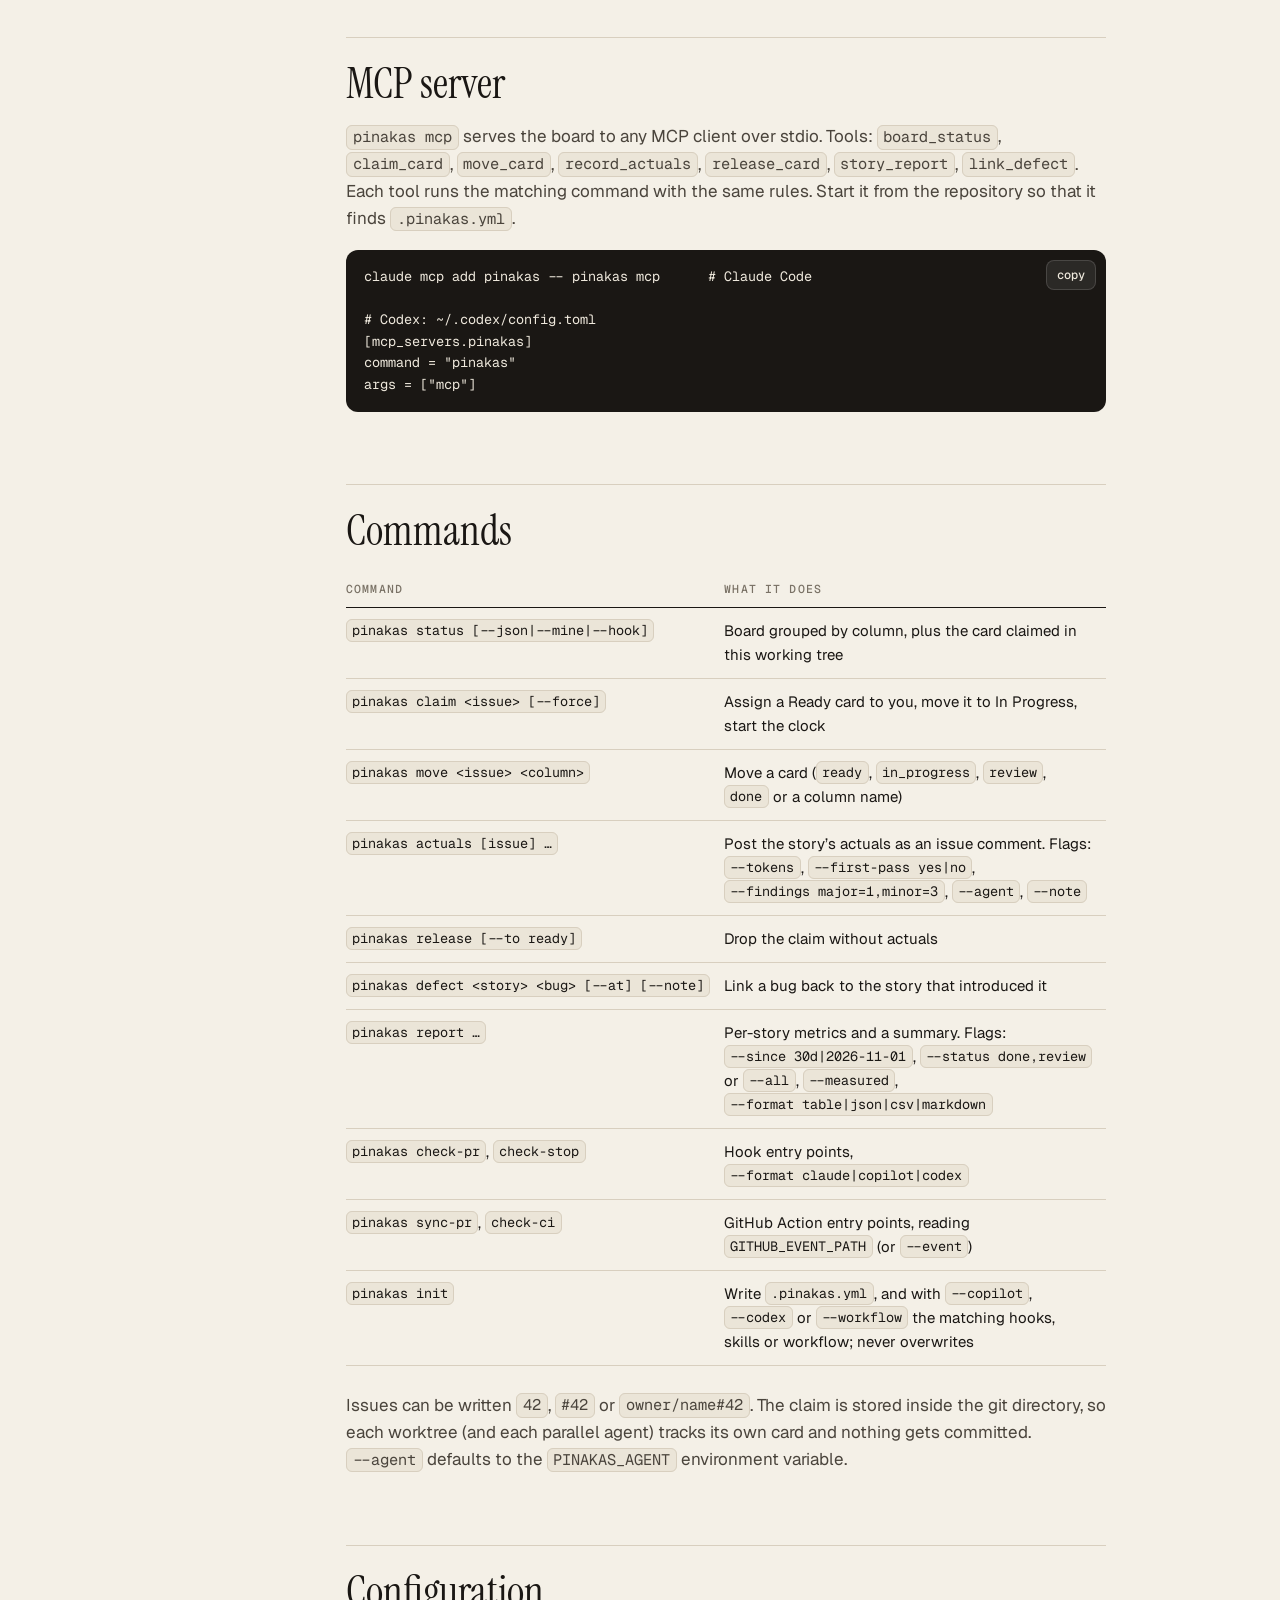
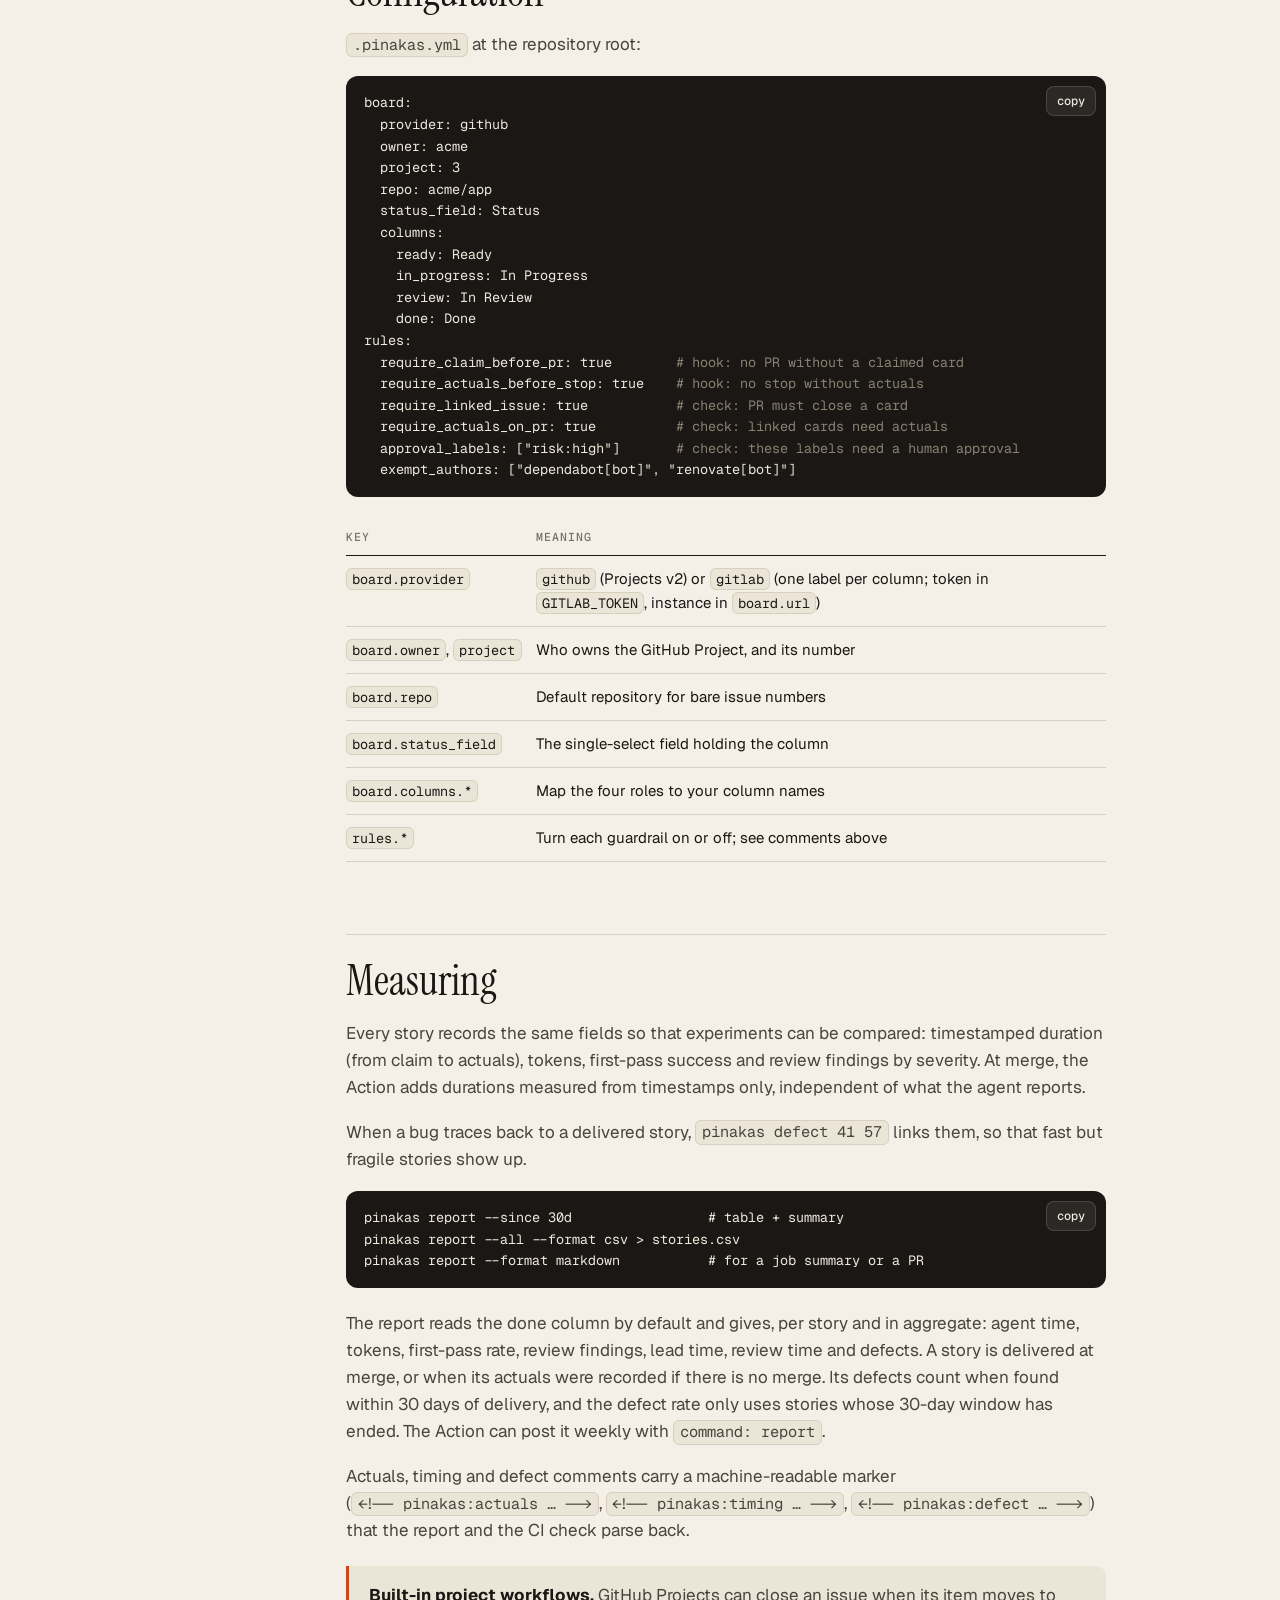
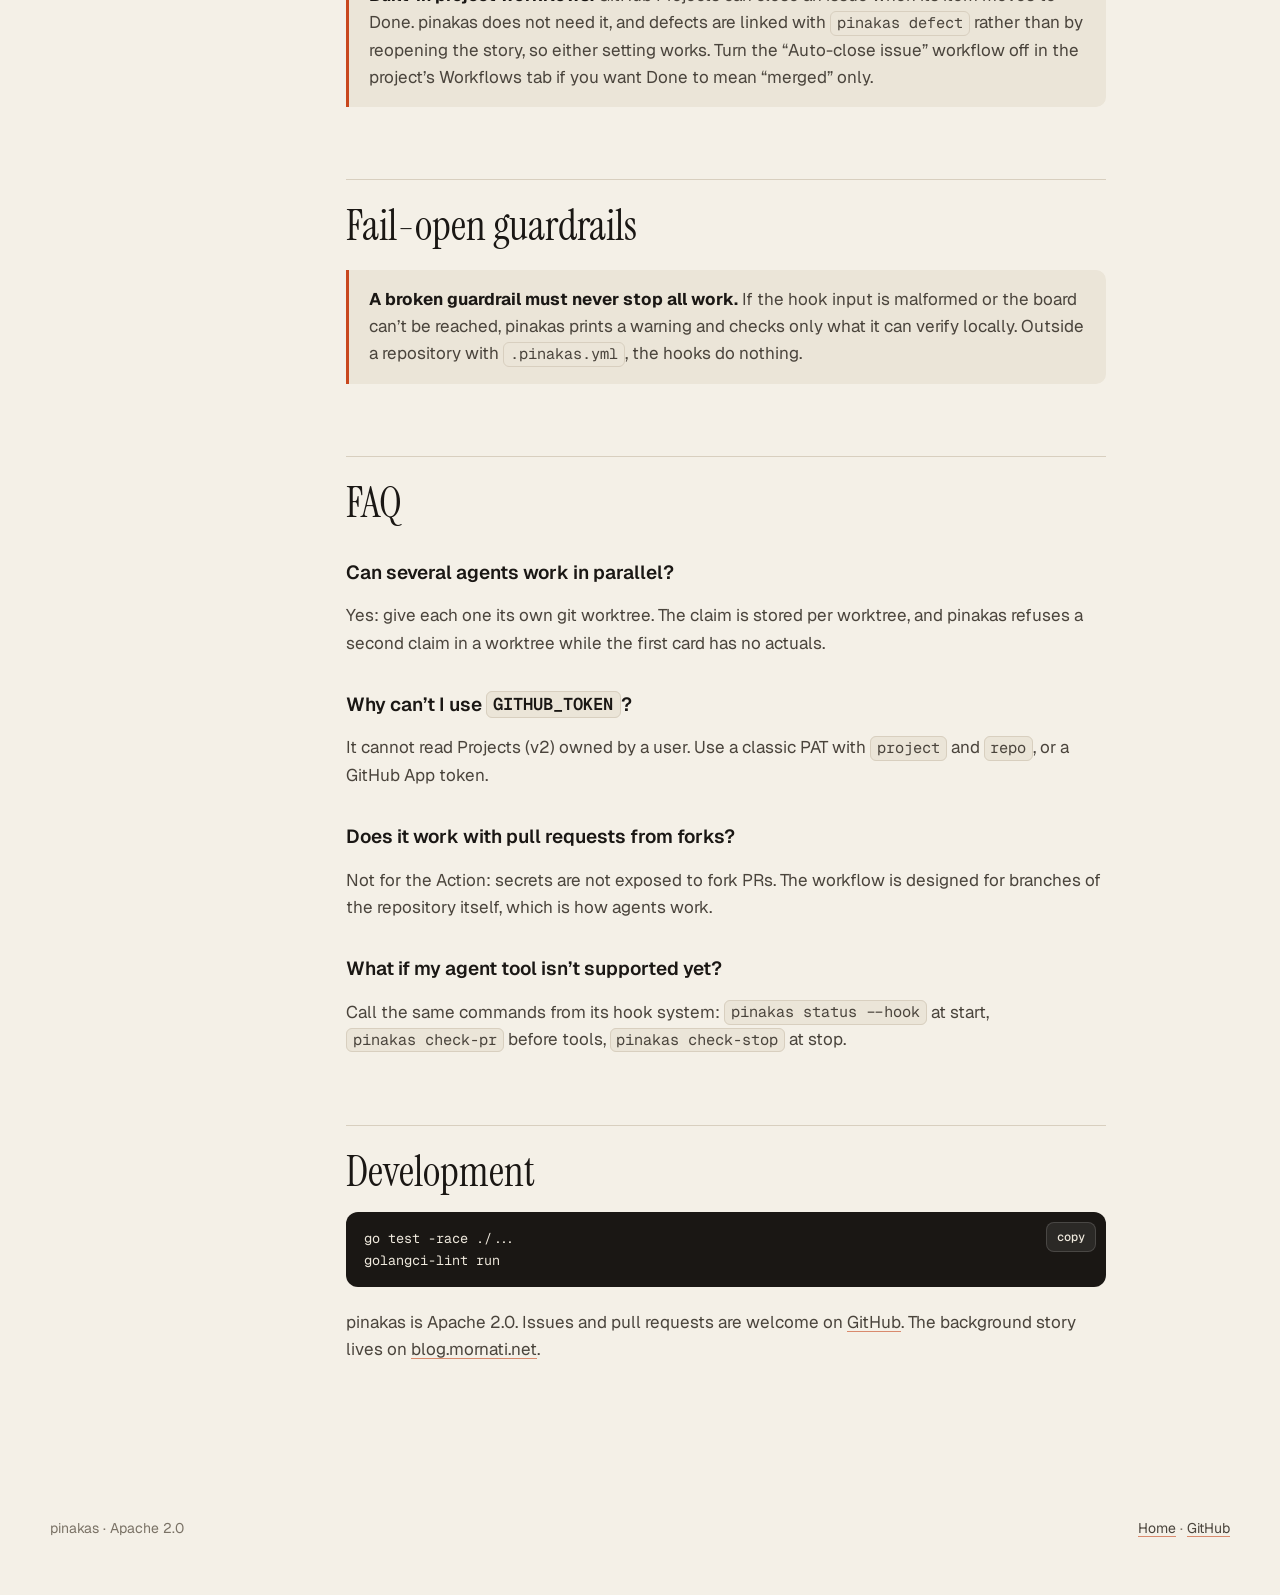
<file: site/docs/index.html>
<!doctype html>
<html lang="en" class="no-js">
<head>
<meta charset="utf-8">
<meta name="viewport" content="width=device-width, initial-scale=1">
<title>pinakas docs · Install, configure, enforce</title>
<meta name="description" content="Documentation for pinakas: install the CLI, configure your GitHub Project, wire Claude Code, GitHub Copilot and Codex hooks, add the GitHub Action and required check, and measure stories with pinakas report.">
<link rel="canonical" href="https://mmornati.github.io/pinakas/docs/">
<meta property="og:title" content="pinakas docs">
<meta property="og:image" content="https://mmornati.github.io/pinakas/assets/og.png">
<meta name="twitter:card" content="summary_large_image">
<link rel="icon" href="../favicon.svg" type="image/svg+xml">
<link rel="preconnect" href="https://fonts.googleapis.com">
<link rel="preconnect" href="https://fonts.gstatic.com" crossorigin>
<link rel="stylesheet" href="https://fonts.googleapis.com/css2?family=Instrument+Serif:ital@0;1&family=Geist:wght@400..700&family=Geist+Mono:wght@400..700&display=swap">
<link rel="stylesheet" href="../assets/site.css">
<script>try{var t=localStorage.getItem('pinakas-theme');if(t)document.documentElement.setAttribute('data-theme',t)}catch(e){}</script>
</head>
<body>
<a class="skip" href="#main">Skip to content</a>
<header class="top">
  <div class="wrap">
    <a class="brand" href="../" aria-label="pinakas home"><b>pinakas</b><span>docs</span></a>
    <nav class="nav" aria-label="Main">
      <a class="hide-sm" href="../#film">Film</a>
      <a href="./" aria-current="page">Docs</a>
      <a class="gh" href="https://github.com/mmornati/pinakas">GitHub</a>
      <button class="theme-btn" type="button" aria-label="Toggle dark mode"><svg width="16" height="16" viewBox="0 0 24 24" fill="none" stroke="currentColor" stroke-width="2" aria-hidden="true"><path d="M21 12.8A9 9 0 1111.2 3a7 7 0 009.8 9.8z"/></svg></button>
    </nav>
  </div>
</header>

<div class="wrap docs">
  <nav class="toc" aria-label="On this page">
    <p>Start</p>
    <a href="#overview">Overview</a>
    <a href="#install">Install</a>
    <a href="#configure">Configure</a>
    <p>Agents</p>
    <a href="#claude-code">Claude Code plugin</a>
    <a href="#copilot">GitHub Copilot</a>
    <a href="#codex">Codex</a>
    <a href="#workflow-agents">The agent workflow</a>
    <p>CI</p>
    <a href="#workflow">Action and required check</a>
    <a href="#action-inputs">Using the action directly</a>
    <p>Reference</p>
    <a href="#mcp">MCP server</a>
    <a href="#commands">Commands</a>
    <a href="#config-ref">Configuration</a>
    <a href="#measuring">Measuring</a>
    <a href="#fail-open">Fail-open guardrails</a>
    <a href="#faq">FAQ</a>
    <a href="#develop">Development</a>
  </nav>

  <main id="main" class="doc">
    <p class="kicker">Documentation · v0.4</p>
    <h1>Put the board <em style="color:var(--accent)">in charge.</em></h1>
    <p class="lede">Everything you need to run human + agent teams from a GitHub Project with pinakas: install, configuration, agent hooks, CI, and the full reference.</p>

    <h2 id="overview">Overview<a class="anchor" href="#overview">#</a></h2>
    <p><strong>pinakas</strong> (Greek πίνακας, “board”) makes a Kanban board the single source of truth for human + agent teams. Agents claim cards, move them and record what each story really cost. Hooks and CI checks make sure they can’t skip a step.</p>
    <table>
      <thead><tr><th>Layer</th><th>What it does</th><th>Since</th></tr></thead>
      <tbody>
        <tr><td><code>pinakas</code> CLI</td><td>Gives agents write access to the board: <code>claim</code>, <code>move</code>, <code>actuals</code>, <code>status</code>, <code>release</code></td><td>v0.1</td></tr>
        <tr><td>Agent hooks</td><td>Session start injects the live board, a pre-tool hook blocks <code>gh pr create</code> for an unclaimed card, a stop hook blocks finishing without actuals</td><td>v0.1, Copilot v0.2, Codex v0.3</td></tr>
        <tr><td>GitHub Action</td><td>Moves the card when a PR opens, goes back to draft or merges, and records durations from timestamps</td><td>v0.2</td></tr>
        <tr><td>Required check</td><td>PR closes a card of the board, the card has actuals, risky labels have a human approval</td><td>v0.2</td></tr>
        <tr><td>Metrics</td><td><code>pinakas report</code> per story and in aggregate: agent time, tokens, first pass, findings, lead time, defects within 30 days</td><td>v0.3</td></tr>
      </tbody>
    </table>
    <p>All logic lives in the CLI. Each agent tool gets a one-line hook that calls it, so there is one implementation to maintain and a few small wiring files.</p>

    <h2 id="install">Install<a class="anchor" href="#install">#</a></h2>
    <p>Requirements:</p>
    <ul>
      <li>Go 1.27 or newer.</li>
      <li>The <a href="https://cli.github.com">GitHub CLI</a>, signed in, with the <code>project</code> scope.</li>
      <li>A GitHub Project (v2) with a single-select <code>Status</code> field. The default columns are Ready, In Progress, In Review and Done; any names work once mapped in the configuration.</li>
    </ul>
    <div class="code"><pre>go install github.com/mmornati/pinakas/cmd/pinakas@latest
gh auth refresh -s project</pre><button class="copy" type="button" data-copy>copy</button></div>
    <p>Pin a version (for example <code>@v0.4.0</code>) in CI and in agent setup steps so that every environment runs the same rules.</p>

    <h2 id="configure">Configure<a class="anchor" href="#configure">#</a></h2>
    <p>Run <code>pinakas init</code> at the root of the repository. It writes <code>.pinakas.yml</code> and never overwrites a file that already exists.</p>
    <div class="code"><pre>pinakas init --owner &lt;user-or-org&gt; --project &lt;number&gt; --repo &lt;owner/name&gt;
pinakas status</pre><button class="copy" type="button" data-copy>copy</button></div>
    <table>
      <thead><tr><th>Flag</th><th>Effect</th></tr></thead>
      <tbody>
        <tr><td><code>--owner</code></td><td>User or organization that owns the project</td></tr>
        <tr><td><code>--project</code></td><td>GitHub Project number (from its URL)</td></tr>
        <tr><td><code>--repo</code></td><td>Default repository, <code>owner/name</code></td></tr>
        <tr><td><code>--copilot</code></td><td>Also write <code>.github/hooks/pinakas.json</code> for GitHub Copilot</td></tr>
        <tr><td><code>--codex</code></td><td>Also write <code>.codex/hooks.json</code> and the skills in <code>.agents/skills/</code> for Codex</td></tr>
        <tr><td><code>--workflow</code></td><td>Also write <code>.github/workflows/pinakas.yml</code></td></tr>
      </tbody>
    </table>
    <p>Check that the column names in <code>.pinakas.yml</code> match your board, then run <code>pinakas status</code>: you should see your cards grouped by column.</p>

    <h2 id="claude-code">Claude Code plugin<a class="anchor" href="#claude-code">#</a></h2>
    <p>The plugin ships two skills and three hooks. Inside Claude Code:</p>
    <div class="code"><pre>/plugin marketplace add mmornati/pinakas
/plugin install pinakas@pinakas</pre><button class="copy" type="button" data-copy>copy</button></div>
    <h3>Skills</h3>
    <ul>
      <li><strong>pinakas-coordinator</strong>: picks the next ready story, plans from the board, dispatches one card to one implementer per worktree, and reports from the board, never from memory.</li>
      <li><strong>pinakas-implementer</strong>: claims, builds test-first, opens the PR with <code>Closes #N</code>, and records actuals before stopping.</li>
    </ul>
    <h3>Hooks</h3>
    <table>
      <thead><tr><th>Event</th><th>Command</th><th>Effect</th></tr></thead>
      <tbody>
        <tr><td>SessionStart</td><td><code>pinakas status --hook</code></td><td>Injects the live board: what is claimed here, counts per column, ready cards</td></tr>
        <tr><td>PreToolUse (Bash)</td><td><code>pinakas check-pr</code></td><td>Blocks <code>gh pr create</code> unless the card is claimed here, assigned and in progress</td></tr>
        <tr><td>Stop</td><td><code>pinakas check-stop</code></td><td>Blocks finishing while the claimed card has no actuals</td></tr>
      </tbody>
    </table>
    <p>A block exits with code 2 and the reason on stderr, which Claude Code shows to the agent so it can correct itself.</p>

    <h2 id="copilot">GitHub Copilot<a class="anchor" href="#copilot">#</a></h2>
    <div class="code"><pre>pinakas init --copilot   # writes .github/hooks/pinakas.json</pre><button class="copy" type="button" data-copy>copy</button></div>
    <p>Copilot CLI and the Copilot cloud agent load repository hooks from <code>.github/hooks/</code>. pinakas wires <code>sessionStart</code>, <code>preToolUse</code> and <code>agentStop</code> to the same commands with <code>--format copilot</code>, which answers with a deny or block decision as JSON.</p>
    <p>The cloud agent also needs <code>pinakas</code> on its path and a token for the board. Install it in <code>.github/workflows/copilot-setup-steps.yml</code> and expose <code>GH_TOKEN</code>:</p>
    <div class="code"><pre>jobs:
  copilot-setup-steps:
    runs-on: ubuntu-latest
    steps:
      - uses: actions/setup-go@v7
        with:
          go-version: "1.27.x"
      - run: go install github.com/mmornati/pinakas/cmd/pinakas@v0.4.0</pre><button class="copy" type="button" data-copy>copy</button></div>

    <h2 id="codex">Codex<a class="anchor" href="#codex">#</a></h2>
    <div class="code"><pre>pinakas init --codex     # writes .codex/hooks.json and .agents/skills/pinakas-*</pre><button class="copy" type="button" data-copy>copy</button></div>
    <p>Codex loads project hooks from <code>.codex/hooks.json</code> in a trusted project. pinakas wires <code>SessionStart</code>, <code>PreToolUse</code> (Bash) and <code>Stop</code> to the same commands with <code>--format codex</code>, which answers with a deny or block decision as JSON. The two skills from the Claude Code plugin go to <code>.agents/skills/</code>.</p>
    <div class="callout"><p><b>Trust the hooks once.</b> Codex runs a project hook only after you review it: open <code>/hooks</code> in Codex and trust the three pinakas hooks. A changed hook needs a new review.</p></div>

    <h2 id="workflow-agents">The agent workflow<a class="anchor" href="#workflow-agents">#</a></h2>
    <ol>
      <li><strong>Pick.</strong> <code>pinakas status</code>. Only cards in Ready, whose blockers are done. Prefer the smallest card that unblocks others.</li>
      <li><strong>Claim.</strong> <code>pinakas claim 42</code> assigns the card, moves it to In Progress and starts the clock. One card per worktree.</li>
      <li><strong>Build.</strong> Tests first, then code. Stay in the card’s scope; new work becomes a new issue.</li>
      <li><strong>Open the PR.</strong> <code>gh pr create --fill --body "Closes #42"</code>. The Action moves the card to review.</li>
      <li><strong>Record actuals.</strong> <code>pinakas actuals 42 --tokens 120000 --first-pass yes --findings major=0,minor=2</code>. Duration comes from the claim timestamp; never estimate it.</li>
      <li><strong>Human merges.</strong> Agents never merge. The card moves to Done and a timing comment is posted.</li>
    </ol>
    <div class="callout"><p><b>Abandoning a card?</b> Run <code>pinakas release --to ready</code> and say why in an issue comment, so the board stays honest about blocked work.</p></div>

    <h2 id="workflow">Action and required check<a class="anchor" href="#workflow">#</a></h2>
    <div class="code"><pre>pinakas init --workflow  # writes .github/workflows/pinakas.yml</pre><button class="copy" type="button" data-copy>copy</button></div>
    <ol>
      <li>Create a <code>PINAKAS_TOKEN</code> secret that can reach the project: a classic PAT with the <code>project</code> and <code>repo</code> scopes, or a GitHub App token. <code>GITHUB_TOKEN</code> cannot read projects owned by a user.</li>
      <li>Make <code>pinakas / check</code> a required status check in the branch protection of your default branch.</li>
    </ol>
    <h3>What the workflow does</h3>
    <table>
      <thead><tr><th>Pull request event</th><th>Card</th></tr></thead>
      <tbody>
        <tr><td>Opened, reopened, ready for review, description edited</td><td>Moved to review</td></tr>
        <tr><td>Converted to draft</td><td>Moved back to in progress</td></tr>
        <tr><td>Merged</td><td>Moved to done, timing comment posted (claim to PR, PR to merge, claim to merge)</td></tr>
        <tr><td>Closed without merge</td><td>Left where it is</td></tr>
      </tbody>
    </table>
    <h3>What the check enforces</h3>
    <ul>
      <li>The description closes a card of the board (<code>Closes #42</code>).</li>
      <li>Every linked card has actuals.</li>
      <li>A label from <code>rules.approval_labels</code> has an approving review from a human other than the author.</li>
    </ul>
    <p>Reviews re-run the check. Secrets are not available to pull requests from forks, so the workflow is meant for branches of the repository itself. Authors in <code>rules.exempt_authors</code> (Dependabot, Renovate) are skipped.</p>

    <h3 id="action-inputs">Using the action directly</h3>
    <div class="code"><pre>- uses: actions/checkout@v7
- uses: mmornati/pinakas@v0.4.0
  with:
    command: check-ci        # or sync-pr, report
    token: ${{ secrets.PINAKAS_TOKEN }}</pre><button class="copy" type="button" data-copy>copy</button></div>
    <table>
      <thead><tr><th>Input</th><th>Required</th><th>Description</th></tr></thead>
      <tbody>
        <tr><td><code>command</code></td><td>yes</td><td><code>sync-pr</code> (move cards and record timing), <code>check-ci</code> (required workflow check) or <code>report</code> (story metrics in the job summary)</td></tr>
        <tr><td><code>args</code></td><td>no</td><td>Extra arguments for <code>report</code>, such as <code>--since 30d</code></td></tr>
        <tr><td><code>token</code></td><td>yes</td><td>Token that can read and write the project and the issues</td></tr>
        <tr><td><code>version</code></td><td>no</td><td>pinakas version to install; defaults to the ref the action is used at</td></tr>
        <tr><td><code>working-directory</code></td><td>no</td><td>Directory holding <code>.pinakas.yml</code> (or below it); default <code>.</code></td></tr>
      </tbody>
    </table>

    <h2 id="mcp">MCP server<a class="anchor" href="#mcp">#</a></h2>
    <p><code>pinakas mcp</code> serves the board to any MCP client over stdio. Tools: <code>board_status</code>, <code>claim_card</code>, <code>move_card</code>, <code>record_actuals</code>, <code>release_card</code>, <code>story_report</code>, <code>link_defect</code>. Each tool runs the matching command with the same rules. Start it from the repository so that it finds <code>.pinakas.yml</code>.</p>
    <div class="code"><pre>claude mcp add pinakas -- pinakas mcp      # Claude Code

# Codex: ~/.codex/config.toml
[mcp_servers.pinakas]
command = "pinakas"
args = ["mcp"]</pre><button class="copy" type="button" data-copy>copy</button></div>

    <h2 id="commands">Commands<a class="anchor" href="#commands">#</a></h2>
    <table>
      <thead><tr><th>Command</th><th>What it does</th></tr></thead>
      <tbody>
        <tr><td><code>pinakas status [--json|--mine|--hook]</code></td><td>Board grouped by column, plus the card claimed in this working tree</td></tr>
        <tr><td><code>pinakas claim &lt;issue&gt; [--force]</code></td><td>Assign a Ready card to you, move it to In Progress, start the clock</td></tr>
        <tr><td><code>pinakas move &lt;issue&gt; &lt;column&gt;</code></td><td>Move a card (<code>ready</code>, <code>in_progress</code>, <code>review</code>, <code>done</code> or a column name)</td></tr>
        <tr><td><code>pinakas actuals [issue] …</code></td><td>Post the story’s actuals as an issue comment. Flags: <code>--tokens</code>, <code>--first-pass yes|no</code>, <code>--findings major=1,minor=3</code>, <code>--agent</code>, <code>--note</code></td></tr>
        <tr><td><code>pinakas release [--to ready]</code></td><td>Drop the claim without actuals</td></tr>
        <tr><td><code>pinakas defect &lt;story&gt; &lt;bug&gt; [--at] [--note]</code></td><td>Link a bug back to the story that introduced it</td></tr>
        <tr><td><code>pinakas report …</code></td><td>Per-story metrics and a summary. Flags: <code>--since 30d|2026-11-01</code>, <code>--status done,review</code> or <code>--all</code>, <code>--measured</code>, <code>--format table|json|csv|markdown</code></td></tr>
        <tr><td><code>pinakas check-pr</code>, <code>check-stop</code></td><td>Hook entry points, <code>--format claude|copilot|codex</code></td></tr>
        <tr><td><code>pinakas sync-pr</code>, <code>check-ci</code></td><td>GitHub Action entry points, reading <code>GITHUB_EVENT_PATH</code> (or <code>--event</code>)</td></tr>
        <tr><td><code>pinakas init</code></td><td>Write <code>.pinakas.yml</code>, and with <code>--copilot</code>, <code>--codex</code> or <code>--workflow</code> the matching hooks, skills or workflow; never overwrites</td></tr>
      </tbody>
    </table>
    <p>Issues can be written <code>42</code>, <code>#42</code> or <code>owner/name#42</code>. The claim is stored inside the git directory, so each worktree (and each parallel agent) tracks its own card and nothing gets committed. <code>--agent</code> defaults to the <code>PINAKAS_AGENT</code> environment variable.</p>

    <h2 id="config-ref">Configuration<a class="anchor" href="#config-ref">#</a></h2>
    <p><code>.pinakas.yml</code> at the repository root:</p>
    <div class="code"><pre>board:
  provider: github
  owner: acme
  project: 3
  repo: acme/app
  status_field: Status
  columns:
    ready: Ready
    in_progress: In Progress
    review: In Review
    done: Done
rules:
  require_claim_before_pr: true        <span class="c"># hook: no PR without a claimed card</span>
  require_actuals_before_stop: true    <span class="c"># hook: no stop without actuals</span>
  require_linked_issue: true           <span class="c"># check: PR must close a card</span>
  require_actuals_on_pr: true          <span class="c"># check: linked cards need actuals</span>
  approval_labels: ["risk:high"]       <span class="c"># check: these labels need a human approval</span>
  exempt_authors: ["dependabot[bot]", "renovate[bot]"]</pre><button class="copy" type="button" data-copy>copy</button></div>
    <table>
      <thead><tr><th>Key</th><th>Meaning</th></tr></thead>
      <tbody>
        <tr><td><code>board.provider</code></td><td><code>github</code> (Projects v2) or <code>gitlab</code> (one label per column; token in <code>GITLAB_TOKEN</code>, instance in <code>board.url</code>)</td></tr>
        <tr><td><code>board.owner</code>, <code>project</code></td><td>Who owns the GitHub Project, and its number</td></tr>
        <tr><td><code>board.repo</code></td><td>Default repository for bare issue numbers</td></tr>
        <tr><td><code>board.status_field</code></td><td>The single-select field holding the column</td></tr>
        <tr><td><code>board.columns.*</code></td><td>Map the four roles to your column names</td></tr>
        <tr><td><code>rules.*</code></td><td>Turn each guardrail on or off; see comments above</td></tr>
      </tbody>
    </table>

    <h2 id="measuring">Measuring<a class="anchor" href="#measuring">#</a></h2>
    <p>Every story records the same fields so that experiments can be compared: timestamped duration (from claim to actuals), tokens, first-pass success and review findings by severity. At merge, the Action adds durations measured from timestamps only, independent of what the agent reports.</p>
    <p>When a bug traces back to a delivered story, <code>pinakas defect 41 57</code> links them, so that fast but fragile stories show up.</p>
    <div class="code"><pre>pinakas report --since 30d                 # table + summary
pinakas report --all --format csv > stories.csv
pinakas report --format markdown           # for a job summary or a PR</pre><button class="copy" type="button" data-copy>copy</button></div>
    <p>The report reads the done column by default and gives, per story and in aggregate: agent time, tokens, first-pass rate, review findings, lead time, review time and defects. A story is delivered at merge, or when its actuals were recorded if there is no merge. Its defects count when found within 30 days of delivery, and the defect rate only uses stories whose 30-day window has ended. The Action can post it weekly with <code>command: report</code>.</p>
    <p>Actuals, timing and defect comments carry a machine-readable marker (<code>&lt;!-- pinakas:actuals … --&gt;</code>, <code>&lt;!-- pinakas:timing … --&gt;</code>, <code>&lt;!-- pinakas:defect … --&gt;</code>) that the report and the CI check parse back.</p>
    <div class="callout"><p><b>Built-in project workflows.</b> GitHub Projects can close an issue when its item moves to Done. pinakas does not need it, and defects are linked with <code>pinakas defect</code> rather than by reopening the story, so either setting works. Turn the “Auto-close issue” workflow off in the project’s Workflows tab if you want Done to mean “merged” only.</p></div>

    <h2 id="fail-open">Fail-open guardrails<a class="anchor" href="#fail-open">#</a></h2>
    <div class="callout"><p><b>A broken guardrail must never stop all work.</b> If the hook input is malformed or the board can’t be reached, pinakas prints a warning and checks only what it can verify locally. Outside a repository with <code>.pinakas.yml</code>, the hooks do nothing.</p></div>

    <h2 id="faq">FAQ<a class="anchor" href="#faq">#</a></h2>
    <h3>Can several agents work in parallel?</h3>
    <p>Yes: give each one its own git worktree. The claim is stored per worktree, and pinakas refuses a second claim in a worktree while the first card has no actuals.</p>
    <h3>Why can’t I use <code>GITHUB_TOKEN</code>?</h3>
    <p>It cannot read Projects (v2) owned by a user. Use a classic PAT with <code>project</code> and <code>repo</code>, or a GitHub App token.</p>
    <h3>Does it work with pull requests from forks?</h3>
    <p>Not for the Action: secrets are not exposed to fork PRs. The workflow is designed for branches of the repository itself, which is how agents work.</p>
    <h3>What if my agent tool isn’t supported yet?</h3>
    <p>Call the same commands from its hook system: <code>pinakas status --hook</code> at start, <code>pinakas check-pr</code> before tools, <code>pinakas check-stop</code> at stop.</p>

    <h2 id="develop">Development<a class="anchor" href="#develop">#</a></h2>
    <div class="code"><pre>go test -race ./...
golangci-lint run</pre><button class="copy" type="button" data-copy>copy</button></div>
    <p>pinakas is Apache 2.0. Issues and pull requests are welcome on <a href="https://github.com/mmornati/pinakas">GitHub</a>. The background story lives on <a href="https://blog.mornati.net">blog.mornati.net</a>.</p>
  </main>
</div>

<footer class="foot">
  <div class="wrap">
    <span>pinakas · Apache 2.0</span>
    <span><a href="../">Home</a> · <a href="https://github.com/mmornati/pinakas">GitHub</a></span>
  </div>
</footer>
<script src="../assets/site.js"></script>
</body>
</html>
</file>
<file: site/assets/site.css>
/* pinakas site: parchment and ink, one terracotta accent */
:root {
  --paper: #f4f0e7;
  --paper-2: #ebe5d8;
  --paper-3: #e2dacb;
  --ink: #1a1714;
  --ink-2: #4a443c;
  --muted: #7a7266;
  --line: #d8cfbf;
  --accent: #c8471d;
  --accent-ink: #ffffff;
  --ok: #5e6b3a;
  --warn: #a87a14;
  --bad: #c0392b;
  --code-bg: #1a1714;
  --code-ink: #efe9dd;
  --night: #13110f;
  --night-2: #1c1916;
  --night-line: #322c27;
  --night-ink: #f1ebdf;
  --night-dim: #a39a8c;
  --serif: "Instrument Serif", Georgia, serif;
  --sans: Geist, "Helvetica Neue", Arial, sans-serif;
  --mono: "Geist Mono", ui-monospace, Menlo, monospace;
  --wrap: 1180px;
  --radius: 14px;
  color-scheme: light;
}
@media (prefers-color-scheme: dark) {
  :root:not([data-theme="light"]) {
    --paper: #14110f; --paper-2: #1c1916; --paper-3: #26211d;
    --ink: #efe9dd; --ink-2: #c3baab; --muted: #8f8678; --line: #332d28;
    --accent: #e2643a; --ok: #9db06a; --warn: #e0b54e; --bad: #e5484d;
    --code-bg: #0c0b0a; --code-ink: #efe9dd;
    color-scheme: dark;
  }
}
:root[data-theme="dark"] {
  --paper: #14110f; --paper-2: #1c1916; --paper-3: #26211d;
  --ink: #efe9dd; --ink-2: #c3baab; --muted: #8f8678; --line: #332d28;
  --accent: #e2643a; --ok: #9db06a; --warn: #e0b54e; --bad: #e5484d;
  --code-bg: #0c0b0a; --code-ink: #efe9dd;
  color-scheme: dark;
}

*, *::before, *::after { box-sizing: border-box; }
html { -webkit-text-size-adjust: 100%; scroll-behavior: smooth; }
@media (prefers-reduced-motion: reduce) { html { scroll-behavior: auto; } *, *::before, *::after { animation: none !important; transition: none !important; } }
body {
  margin: 0; background: var(--paper); color: var(--ink);
  font: 400 17px/1.6 var(--sans); -webkit-font-smoothing: antialiased;
  text-rendering: optimizeLegibility;
}
a { color: inherit; text-decoration-color: color-mix(in srgb, var(--accent) 60%, transparent); text-underline-offset: 3px; }
a:hover { color: var(--accent); }
img, svg, canvas, video { display: block; max-width: 100%; }
code, kbd, pre { font-family: var(--mono); font-size: 0.9em; }
:not(pre) > code { background: var(--paper-2); border: 1px solid var(--line); border-radius: 6px; padding: 0.08em 0.38em; white-space: nowrap; }
::selection { background: var(--accent); color: #fff; }
:focus-visible { outline: 2px solid var(--accent); outline-offset: 3px; border-radius: 4px; }

.wrap { width: min(var(--wrap), 100% - 32px); margin-inline: auto; }
.skip { position: absolute; left: -9999px; }
.skip:focus { left: 16px; top: 16px; z-index: 99; background: var(--ink); color: var(--paper); padding: 8px 12px; }

/* header */
.top { position: sticky; top: 0; z-index: 20; background: color-mix(in srgb, var(--paper) 86%, transparent); backdrop-filter: blur(10px); -webkit-backdrop-filter: blur(10px); border-bottom: 1px solid transparent; transition: border-color .2s; }
.top.scrolled { border-bottom-color: var(--line); }
.top .wrap { display: flex; align-items: center; gap: 24px; height: 64px; }
.brand { display: flex; align-items: baseline; gap: 10px; text-decoration: none; }
.brand b { font: 400 30px/1 var(--serif); letter-spacing: -0.01em; }
.brand span { font: 500 12px/1 var(--mono); color: var(--muted); letter-spacing: .06em; }
.nav { display: flex; gap: 22px; margin-left: auto; align-items: center; font-size: 15px; }
.nav a { text-decoration: none; color: var(--ink-2); }
.nav a:hover, .nav a[aria-current] { color: var(--ink); }
.nav .gh { display: inline-flex; align-items: center; gap: 8px; padding: 7px 14px; border: 1px solid var(--line); border-radius: 999px; color: var(--ink); }
.nav .gh:hover { border-color: var(--ink); }
.theme-btn { background: none; border: 1px solid var(--line); border-radius: 999px; width: 34px; height: 34px; color: var(--ink-2); cursor: pointer; display: grid; place-items: center; }
.theme-btn:hover { border-color: var(--ink); color: var(--ink); }
@media (max-width: 760px) { .nav .hide-sm { display: none; } .brand span { display: none; } .nav { gap: 14px; } }

/* type */
.kicker { font: 500 12px/1 var(--mono); letter-spacing: .16em; text-transform: uppercase; color: var(--muted); display: flex; align-items: center; gap: 12px; }
.kicker::before { content: ""; width: 26px; height: 2px; background: var(--accent); }
h1, h2, h3 { font-weight: 400; margin: 0; }
.display { font: 400 clamp(52px, 9vw, 128px)/0.92 var(--serif); letter-spacing: -0.02em; }
.display em, .h2 em, .quote em { font-style: italic; color: var(--accent); }
.h2 { font: 400 clamp(38px, 5.6vw, 72px)/1 var(--serif); letter-spacing: -0.015em; }
.lede { font-size: clamp(18px, 1.6vw, 21px); line-height: 1.55; color: var(--ink-2); max-width: 40em; }
.muted { color: var(--muted); }

/* hero */
.hero { padding: clamp(48px, 9vw, 112px) 0 clamp(40px, 6vw, 72px); position: relative; overflow: hidden; }
.hero .grid { display: grid; grid-template-columns: 1fr 1fr; gap: 56px; align-items: start; margin-top: clamp(28px, 4vw, 48px); }
@media (max-width: 900px) { .hero .grid { grid-template-columns: 1fr; gap: 32px; } }
.hero h1 { margin: 22px 0 0; }
.hero .lede { margin: 0; }
.hero h1.display { font-size: clamp(56px, 10.4vw, 156px); max-width: 11.5em; }
.actions { display: flex; flex-wrap: wrap; gap: 12px; margin-top: 32px; }
.btn { display: inline-flex; align-items: center; gap: 10px; padding: 13px 20px; border-radius: 999px; font: 500 15px/1 var(--sans); text-decoration: none; border: 1px solid var(--ink); cursor: pointer; background: none; color: var(--ink); }
.btn.primary { background: var(--ink); color: var(--paper); }
.btn.primary:hover { background: var(--accent); border-color: var(--accent); color: #fff; }
.btn:hover { color: var(--accent); border-color: var(--accent); }
.btn svg { width: 16px; height: 16px; }

.install { background: var(--code-bg); color: var(--code-ink); border-radius: var(--radius); padding: 18px 18px 18px 22px; font: 400 14px/1.5 var(--mono); display: flex; align-items: center; gap: 12px; }
.install .p { color: var(--accent); user-select: none; }
.install code { flex: 1; overflow-x: auto; white-space: nowrap; background: none; border: 0; padding: 0; color: inherit; font-size: inherit; scrollbar-width: none; }
.copy { flex: none; background: rgba(255,255,255,.08); border: 1px solid rgba(255,255,255,.14); color: var(--code-ink); border-radius: 8px; font: 500 12px/1 var(--mono); padding: 8px 10px; cursor: pointer; }
.copy:hover { background: var(--accent); border-color: var(--accent); }
.copy.done { background: #5e6b3a; border-color: #5e6b3a; }

/* the tablet: a hero illustration of the board, pure CSS */
.tablet { border: 1.5px solid var(--ink); border-radius: 20px; padding: 16px; display: grid; grid-template-columns: repeat(4, 1fr); gap: 10px; position: relative; background: var(--paper); box-shadow: 10px 10px 0 var(--paper-3); }
.tablet .col { background: var(--paper-2); border-radius: 10px; padding: 10px 8px; min-height: 230px; display: flex; flex-direction: column; gap: 8px; }
.tablet .col > b { font: 600 11px/1 var(--sans); color: var(--ink-2); display: flex; align-items: center; gap: 6px; margin: 2px 2px 4px; white-space: nowrap; }
.tablet .col > b i { width: 7px; height: 7px; border-radius: 50%; background: var(--muted); flex: none; }
.tablet .col:nth-child(2) > b i { background: var(--accent); }
.tablet .col:nth-child(3) > b i { background: var(--warn); }
.tablet .col:nth-child(4) > b i { background: var(--ok); }
.tcard { background: var(--paper); border: 1px solid var(--line); border-radius: 8px; padding: 8px 9px; font-size: 11.5px; line-height: 1.25; }
.tcard small { display: block; font: 500 10px/1 var(--mono); color: var(--muted); margin-bottom: 4px; }
.tcard.me { border-color: var(--accent); box-shadow: 0 6px 18px -8px var(--accent); animation: hop 9s cubic-bezier(.65,0,.35,1) infinite; position: relative; }
.tcard.me::after { content: "agent"; position: absolute; top: 6px; right: 6px; font: 600 9px/1 var(--mono); background: var(--accent); color: #fff; padding: 3px 5px; border-radius: 6px; }
@keyframes hop {
  0%, 18% { transform: translateX(0); }
  26%, 48% { transform: translateX(calc(100% + 26px)); }
  56%, 78% { transform: translateX(calc(200% + 52px)); }
  86%, 100% { transform: translateX(0); opacity: 1; }
}
.tablet figcaption { position: absolute; bottom: -34px; left: 4px; font: 500 11px/1 var(--mono); color: var(--muted); letter-spacing: .1em; }
@media (max-width: 520px) { .tablet { padding: 10px; gap: 6px; } .tablet .col { min-height: 180px; padding: 8px 5px; } .tcard { font-size: 10px; padding: 6px; } .tablet .col > b { font-size: 9.5px; } .tcard.me::after { display: none; } }

/* film */
.film-band { background: var(--night); color: var(--night-ink); padding: clamp(48px, 7vw, 96px) 0; }
.film-band .kicker { color: var(--night-dim); }
.film-head { display: flex; justify-content: space-between; align-items: end; gap: 24px; flex-wrap: wrap; margin-bottom: 28px; }
.film-head h2 { font: 400 clamp(34px, 4.4vw, 56px)/1.02 var(--serif); }
.film-head p { color: var(--night-dim); margin: 0; max-width: 28em; }
.film { position: relative; aspect-ratio: 16 / 9; border-radius: 18px; overflow: hidden; background: #13110f; box-shadow: 0 40px 80px -40px rgba(0,0,0,.8), 0 0 0 1px var(--night-line); }
.film canvas { width: 100%; height: 100%; }
.film .big-play { position: absolute; inset: 0; display: grid; place-items: end start; padding: clamp(14px, 3.5%, 40px); background: linear-gradient(180deg, transparent 40%, rgba(19,17,15,.55)); border: 0; cursor: pointer; color: #fff; }
.film .big-play span { display: flex; align-items: center; gap: 14px; background: #e2643a; padding: 18px 28px 18px 22px; border-radius: 999px; font: 600 17px/1 var(--sans); box-shadow: 0 16px 40px -10px rgba(226,100,58,.6); transition: transform .2s; }
.film .big-play:hover span { transform: scale(1.04); }
.film .big-play svg { width: 22px; height: 22px; }
.film.playing .big-play, .film.started .big-play { display: none; }
.film-bar { display: flex; align-items: center; gap: 14px; margin-top: 14px; font: 500 13px/1 var(--mono); color: var(--night-dim); }
.film-bar button { background: none; border: 1px solid var(--night-line); color: var(--night-ink); width: 38px; height: 38px; border-radius: 50%; display: grid; place-items: center; cursor: pointer; flex: none; }
.film-bar button:hover { border-color: #e2643a; color: #e2643a; }
.film-bar button[aria-pressed="true"] { background: var(--night-ink); color: var(--night); border-color: var(--night-ink); }
.film-bar button svg { width: 16px; height: 16px; }
.film-bar input[type=range] { flex: 1; accent-color: #e2643a; min-width: 60px; }
.film-bar a { color: var(--night-dim); white-space: nowrap; }
.film-bar a:hover { color: #e2643a; }
.film-bar .t { min-width: 92px; text-align: center; }
.film-chapters { display: flex; flex-wrap: wrap; gap: 8px; margin-top: 18px; }
.film-chapters button { background: none; border: 1px solid var(--night-line); color: var(--night-dim); font: 500 12px/1 var(--mono); padding: 8px 12px; border-radius: 999px; cursor: pointer; }
.film-chapters button:hover, .film-chapters button.on { color: var(--night-ink); border-color: #e2643a; }
@media (max-width: 600px) { .film .big-play span { padding: 12px 18px 12px 14px; font-size: 14px; } .film-bar .dl { display: none; } .film-bar { gap: 8px; } .film-bar .t { min-width: 0; } }

/* sections */
section.s { padding: clamp(64px, 9vw, 128px) 0; border-top: 1px solid var(--line); }
.s-head { display: grid; grid-template-columns: 1fr 1fr; gap: 40px; align-items: end; margin-bottom: clamp(36px, 5vw, 64px); }
.s-head .h2 { margin-top: 18px; }
@media (max-width: 860px) { .s-head { grid-template-columns: 1fr; gap: 18px; } }

.drift { display: grid; grid-template-columns: repeat(3, 1fr); gap: 0; border-top: 1.5px solid var(--ink); }
.drift article { padding: 28px 28px 32px 0; border-right: 1px solid var(--line); }
.drift article + article { padding-left: 28px; }
.drift article:last-child { border-right: 0; }
.drift .x { font: 400 64px/1 var(--serif); color: var(--accent); }
.drift h3 { font: 600 20px/1.3 var(--sans); margin: 18px 0 8px; }
.drift p { margin: 0; color: var(--ink-2); }
@media (max-width: 820px) { .drift { grid-template-columns: 1fr; } .drift article, .drift article + article { padding: 24px 0; border-right: 0; border-bottom: 1px solid var(--line); } }
.quote { font: 400 clamp(36px, 5.4vw, 76px)/1.04 var(--serif); letter-spacing: -0.015em; margin: clamp(56px, 7vw, 96px) 0 0; max-width: 16em; }
.quote small { display: block; font: 500 13px/1 var(--mono); letter-spacing: .14em; text-transform: uppercase; color: var(--muted); margin-top: 22px; }

/* layers */
.layers { display: grid; gap: 0; border-top: 1.5px solid var(--ink); }
.layer { display: grid; grid-template-columns: 90px 240px 1fr 170px; gap: 28px; align-items: baseline; padding: 26px 0; border-bottom: 1px solid var(--line); }
.layer .n { font: 400 54px/1 var(--serif); color: var(--accent); }
.layer h3 { font: 600 21px/1.3 var(--sans); }
.layer > .tag { justify-self: end; }
.layer h3 code { font-size: 0.85em; }
.layer p { margin: 0; color: var(--ink-2); }
.tag { font: 500 11px/1 var(--mono); letter-spacing: .08em; padding: 6px 9px; border-radius: 999px; border: 1px solid var(--line); color: var(--ink-2); white-space: nowrap; }
.tag.ok { border-color: color-mix(in srgb, var(--ok) 50%, transparent); color: var(--ok); }
.tag.next { border-color: color-mix(in srgb, var(--warn) 50%, transparent); color: var(--warn); }
@media (max-width: 820px) { .layer { grid-template-columns: 56px 1fr; gap: 6px 18px; } .layer .n { grid-row: span 3; font-size: 40px; } .layer p, .layer .tag { grid-column: 2; } .layer .tag { justify-self: start; margin-top: 8px; } }
.note-line { margin-top: 28px; color: var(--ink-2); max-width: 46em; }

/* lifecycle */
.life { display: grid; grid-template-columns: repeat(4, 1fr); gap: 16px; counter-reset: st; }
.life li { list-style: none; background: var(--paper-2); border-radius: var(--radius); padding: 24px 22px 26px; position: relative; border: 1px solid var(--line); }
.life li::before { counter-increment: st; content: "0" counter(st); font: 500 12px/1 var(--mono); color: var(--muted); letter-spacing: .1em; }
.life li .col { display: inline-flex; align-items: center; gap: 8px; font: 600 13px/1 var(--sans); padding: 7px 11px; background: var(--paper); border-radius: 999px; border: 1px solid var(--line); margin: 18px 0 14px; }
.life li .col i { width: 8px; height: 8px; border-radius: 50%; }
.life h3 { font: 400 30px/1.05 var(--serif); margin-bottom: 10px; }
.life p { margin: 0 0 12px; color: var(--ink-2); font-size: 15.5px; }
.life .who { font: 500 11px/1.4 var(--mono); color: var(--muted); letter-spacing: .06em; text-transform: uppercase; border-top: 1px dashed var(--line); padding-top: 12px; margin-top: auto; }
.life li:not(:last-child)::after { content: "→"; position: absolute; right: -14px; top: 50%; transform: translateY(-50%); font: 400 22px/1 var(--serif); color: var(--accent); background: var(--paper); width: 24px; text-align: center; z-index: 1; }
.life { padding: 0; margin: 0; }
@media (max-width: 980px) { .life { grid-template-columns: 1fr 1fr; } .life li:nth-child(2)::after { display: none; } }
@media (max-width: 600px) { .life { grid-template-columns: 1fr; } .life li::after { display: none; } }

/* terminals */
.terms { display: grid; grid-template-columns: 1fr 1fr; gap: 20px; }
@media (max-width: 900px) { .terms { grid-template-columns: 1fr; } }
.term { background: var(--code-bg); color: var(--code-ink); border-radius: var(--radius); overflow: hidden; font: 400 13.5px/1.65 var(--mono); }
.term .bar { display: flex; align-items: center; gap: 7px; padding: 12px 16px; border-bottom: 1px solid #2a2521; color: #8a8173; font-size: 12px; }
.term .bar i { width: 10px; height: 10px; border-radius: 50%; background: #3a332d; }
.term .bar span { margin-left: auto; }
.term pre { margin: 0; padding: 18px 20px 22px; overflow-x: auto; white-space: pre; font-size: inherit; }
.term .p { color: #e2643a; }
.term .d { color: #8a8173; }
.term .r { color: #ff6b6b; font-weight: 600; }
.term .g { color: #9db06a; }
.term .y { color: #e0b54e; }
.term .b { color: #fff; font-weight: 600; }
.term-cap { margin: 14px 2px 0; color: var(--ink-2); font-size: 15.5px; }
.term-cap b { color: var(--ink); }

/* metrics */
.metrics { display: grid; grid-template-columns: repeat(4, 1fr); border-top: 1.5px solid var(--ink); }
.metric { padding: 26px 24px 28px 0; border-right: 1px solid var(--line); }
.metric + .metric { padding-left: 24px; }
.metric:last-child { border-right: 0; }
.metric .k { font: 500 11.5px/1 var(--mono); letter-spacing: .14em; text-transform: uppercase; color: var(--muted); }
.metric .v { font: 400 clamp(44px, 5vw, 64px)/1 var(--serif); margin: 16px 0 10px; }
.metric .v.ok { color: var(--ok); }
.metric p { margin: 0; color: var(--ink-2); font-size: 15px; }
@media (max-width: 820px) { .metrics { grid-template-columns: 1fr 1fr; } .metric:nth-child(2) { border-right: 0; } .metric:nth-child(3) { padding-left: 0; } .metric:nth-child(n+3) { border-top: 1px solid var(--line); } }

/* steps */
.steps { display: grid; gap: 18px; counter-reset: step; padding: 0; margin: 0; }
.steps > li { list-style: none; display: grid; grid-template-columns: 70px 1fr; gap: 20px; align-items: start; padding: 22px 0; border-top: 1px solid var(--line); }
.steps > li::before { counter-increment: step; content: counter(step); font: 400 54px/0.9 var(--serif); color: var(--accent); }
.steps h3 { font: 600 19px/1.3 var(--sans); margin-bottom: 6px; }
.steps p { margin: 0 0 14px; color: var(--ink-2); }
.code { position: relative; background: var(--code-bg); color: var(--code-ink); border-radius: 12px; }
.code pre { margin: 0; padding: 16px 64px 16px 18px; overflow-x: auto; font: 400 13.5px/1.6 var(--mono); }
.code .copy { position: absolute; top: 10px; right: 10px; }
.code .c { color: #8a8173; }
@media (max-width: 560px) { .steps > li { grid-template-columns: 1fr; gap: 6px; } .steps > li::before { font-size: 40px; } }

/* tools + roadmap */
.tools { display: grid; grid-template-columns: repeat(3, 1fr); gap: 16px; }
.tool { border: 1px solid var(--line); border-radius: var(--radius); padding: 22px; display: flex; flex-direction: column; gap: 10px; background: var(--paper); }
.tool h3 { font: 400 32px/1 var(--serif); }
.tool p { margin: 0; color: var(--ink-2); font-size: 15px; }
.tool .tag { align-self: flex-start; }
@media (max-width: 820px) { .tools { grid-template-columns: 1fr 1fr; } }
@media (max-width: 520px) { .tools { grid-template-columns: 1fr; } }

.road { display: grid; grid-template-columns: repeat(5, 1fr); gap: 0; margin-top: 56px; padding: 0; position: relative; }
.road::before { content: ""; position: absolute; left: 0; right: 0; top: 9px; height: 2px; background: var(--line); }
.road li { list-style: none; padding-right: 20px; position: relative; }
.road li::before { content: ""; display: block; width: 20px; height: 20px; border-radius: 50%; background: var(--paper); border: 2px solid var(--line); position: relative; }
.road li.done::before { background: var(--accent); border-color: var(--accent); }
.road li.now::before { box-shadow: 0 0 0 5px color-mix(in srgb, var(--accent) 22%, transparent); }
.road b { display: block; font: 400 34px/1 var(--serif); margin: 18px 0 8px; }
.road p { margin: 0; color: var(--ink-2); font-size: 14.5px; }
@media (max-width: 860px) { .road { grid-template-columns: 1fr; gap: 22px; } .road::before { left: 9px; right: auto; width: 2px; top: 0; bottom: 0; height: auto; } .road li { padding-left: 40px; } .road li::before { position: absolute; left: 0; top: 4px; } .road b { margin-top: 0; } }

/* closing band */
.close { background: var(--accent); color: #fff; padding: clamp(64px, 9vw, 120px) 0; }
.close h2 { font: 400 clamp(44px, 7vw, 96px)/0.95 var(--serif); letter-spacing: -0.02em; }
.close h2 em { font-style: italic; }
.close .actions .btn { border-color: #fff; color: #fff; }
.close .actions .btn.primary { background: #fff; color: var(--accent); }
.close .actions .btn:hover { background: #1a1714; border-color: #1a1714; color: #fff; }
.close .install { margin-top: 36px; max-width: 720px; background: rgba(0,0,0,.22); }

footer.foot { padding: 40px 0 56px; font-size: 14px; color: var(--muted); }
footer.foot .wrap { display: flex; gap: 20px; flex-wrap: wrap; justify-content: space-between; }
footer.foot a { color: var(--ink-2); }

/* reveal */
.rv { opacity: 0; transform: translateY(18px); transition: opacity .8s cubic-bezier(.2,.7,.2,1), transform .8s cubic-bezier(.2,.7,.2,1); }
.rv.in { opacity: 1; transform: none; }
.no-js .rv { opacity: 1; transform: none; }

/* docs */
.docs { display: grid; grid-template-columns: 240px minmax(0, 1fr); gap: 56px; padding: 48px 0 96px; }
.docs nav.toc { position: sticky; top: 88px; align-self: start; max-height: calc(100vh - 110px); overflow: auto; font-size: 14.5px; }
.docs nav.toc p { font: 500 11px/1 var(--mono); letter-spacing: .14em; text-transform: uppercase; color: var(--muted); margin: 22px 0 10px; }
.docs nav.toc p:first-child { margin-top: 0; }
.docs nav.toc a { display: block; padding: 5px 0 5px 14px; border-left: 2px solid var(--line); text-decoration: none; color: var(--ink-2); }
.docs nav.toc a:hover { color: var(--ink); }
.docs nav.toc a.on { border-left-color: var(--accent); color: var(--ink); font-weight: 500; }
.doc { max-width: 760px; }
.doc h1 { font: 400 clamp(48px, 6vw, 80px)/1 var(--serif); letter-spacing: -0.015em; margin: 16px 0 20px; }
.doc h2 { font: 400 42px/1.05 var(--serif); margin: 72px 0 16px; padding-top: 24px; border-top: 1px solid var(--line); scroll-margin-top: 80px; }
.doc h3 { font: 600 19px/1.3 var(--sans); margin: 36px 0 10px; scroll-margin-top: 80px; }
.doc p, .doc li { color: var(--ink-2); }
.doc strong { color: var(--ink); }
.doc ul, .doc ol { padding-left: 1.2em; }
.doc li { margin: 6px 0; }
.doc .code { margin: 18px 0 22px; }
.doc table { width: 100%; border-collapse: collapse; margin: 18px 0 26px; font-size: 15px; }
@media (max-width: 700px) { .doc table { display: block; overflow-x: auto; } }
.doc th, .doc td { text-align: left; padding: 11px 14px 11px 0; border-bottom: 1px solid var(--line); vertical-align: top; }
.doc th { font: 500 11.5px/1.2 var(--mono); letter-spacing: .1em; text-transform: uppercase; color: var(--muted); border-bottom: 1.5px solid var(--ink); }
.doc td:first-child { white-space: nowrap; }
.callout { border-left: 3px solid var(--accent); background: var(--paper-2); padding: 16px 20px; border-radius: 0 10px 10px 0; margin: 22px 0; }
.callout p { margin: 0; }
.callout b { color: var(--ink); }
.anchor { text-decoration: none; color: var(--muted); margin-left: 8px; font-size: .6em; opacity: 0; }
h2:hover .anchor, h3:hover .anchor { opacity: 1; }
@media (max-width: 900px) { .docs { grid-template-columns: 1fr; gap: 24px; padding-top: 24px; } .docs nav.toc { position: static; max-height: none; border: 1px solid var(--line); border-radius: 12px; padding: 16px; } .docs nav.toc details summary { cursor: pointer; font-weight: 600; } }

/* grid children may shrink below their content (long code lines scroll inside) */
.hero .grid > *, .docs > *, .terms > *, .steps > li > * { min-width: 0; }

@media (prefers-color-scheme: dark) { :root:not([data-theme="light"]) .film-band { --night: #0b0a09; border-block: 1px solid var(--line); } }
:root[data-theme="dark"] .film-band { --night: #0b0a09; border-block: 1px solid var(--line); }
section[id] { scroll-margin-top: 64px; }
</file>
